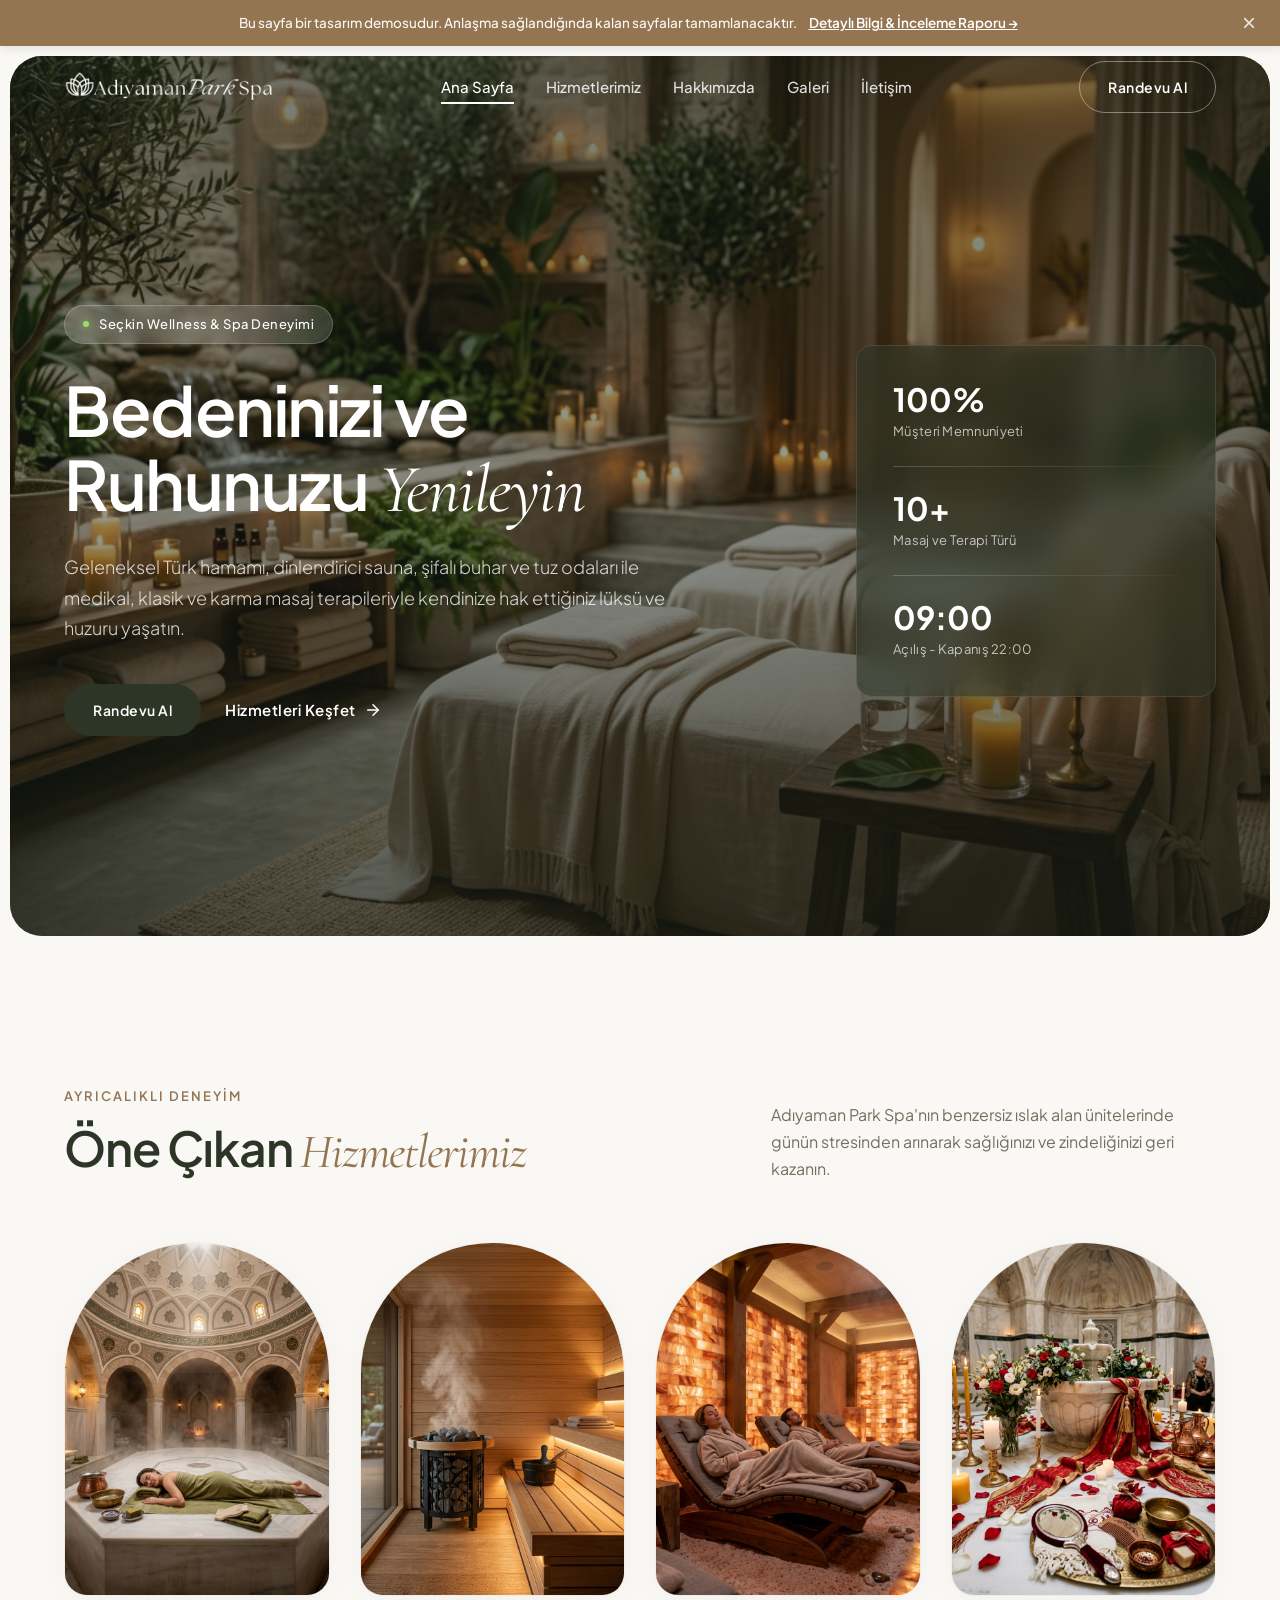
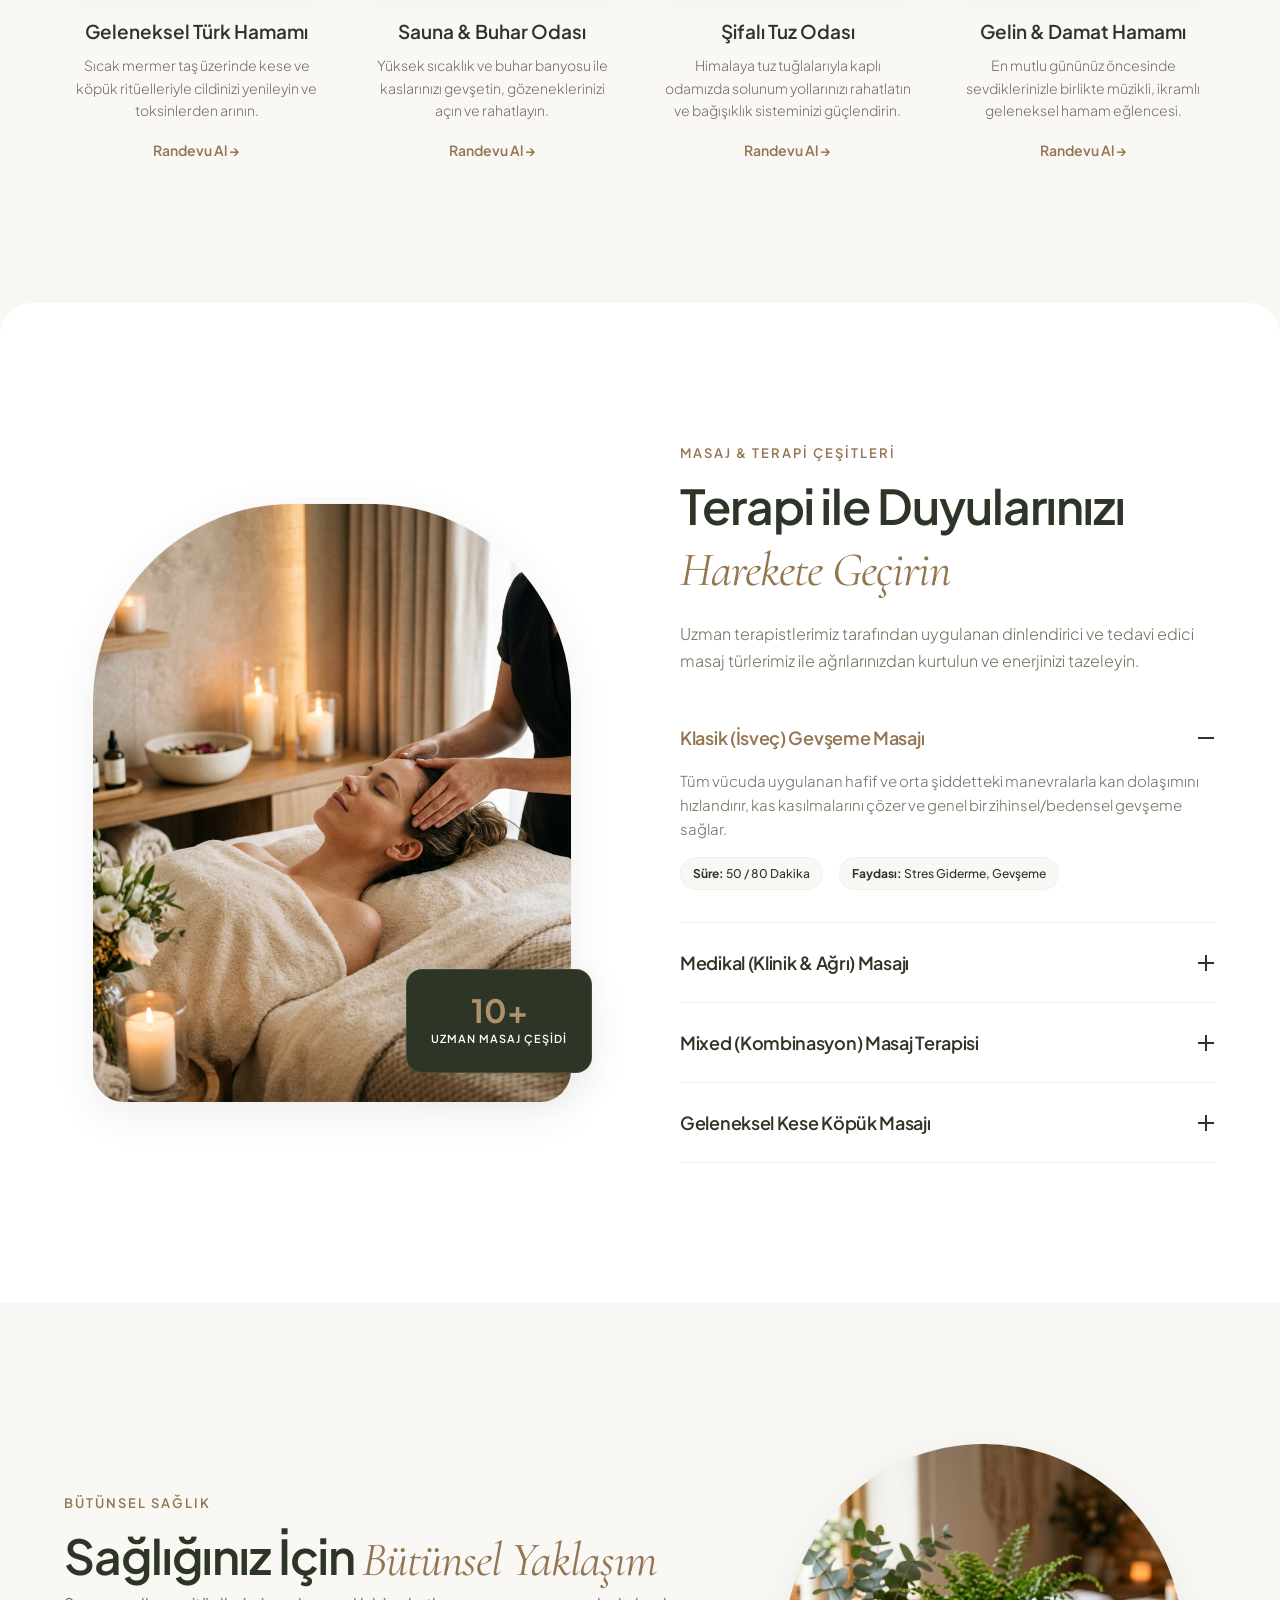
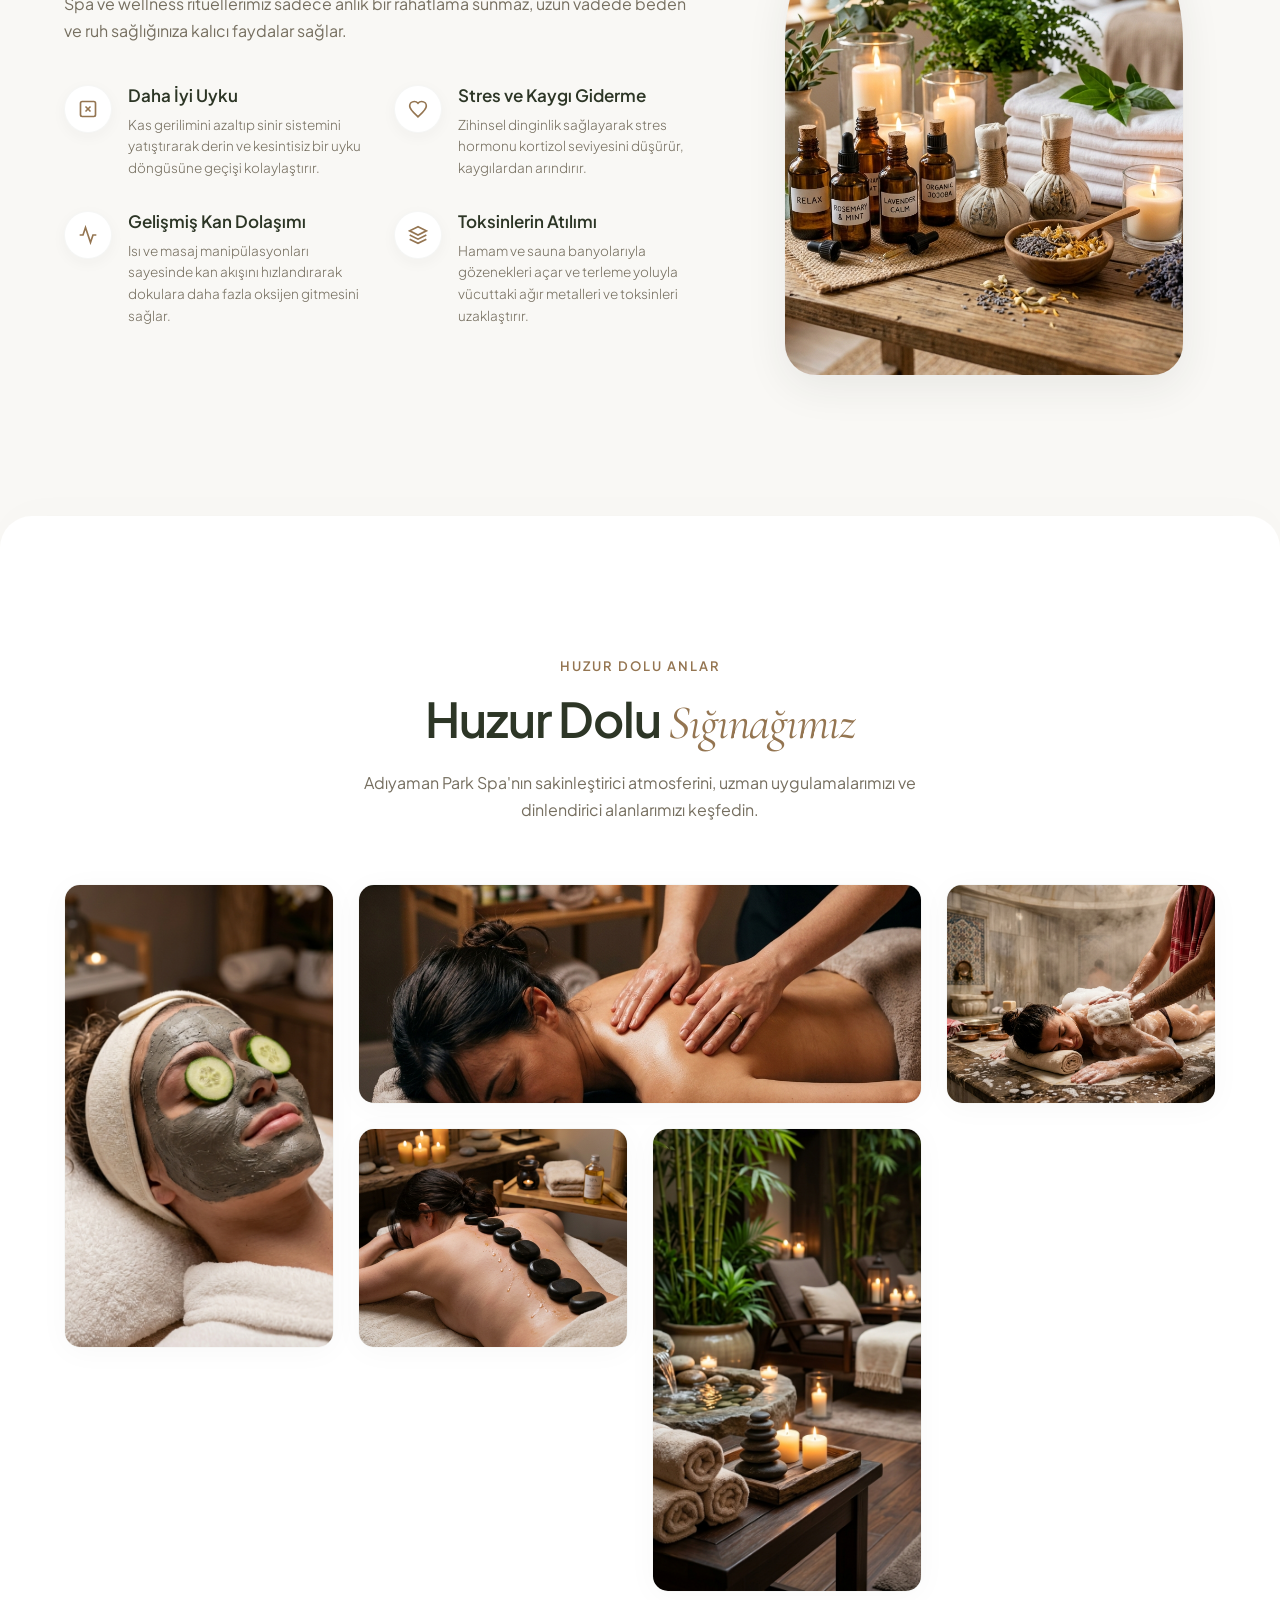
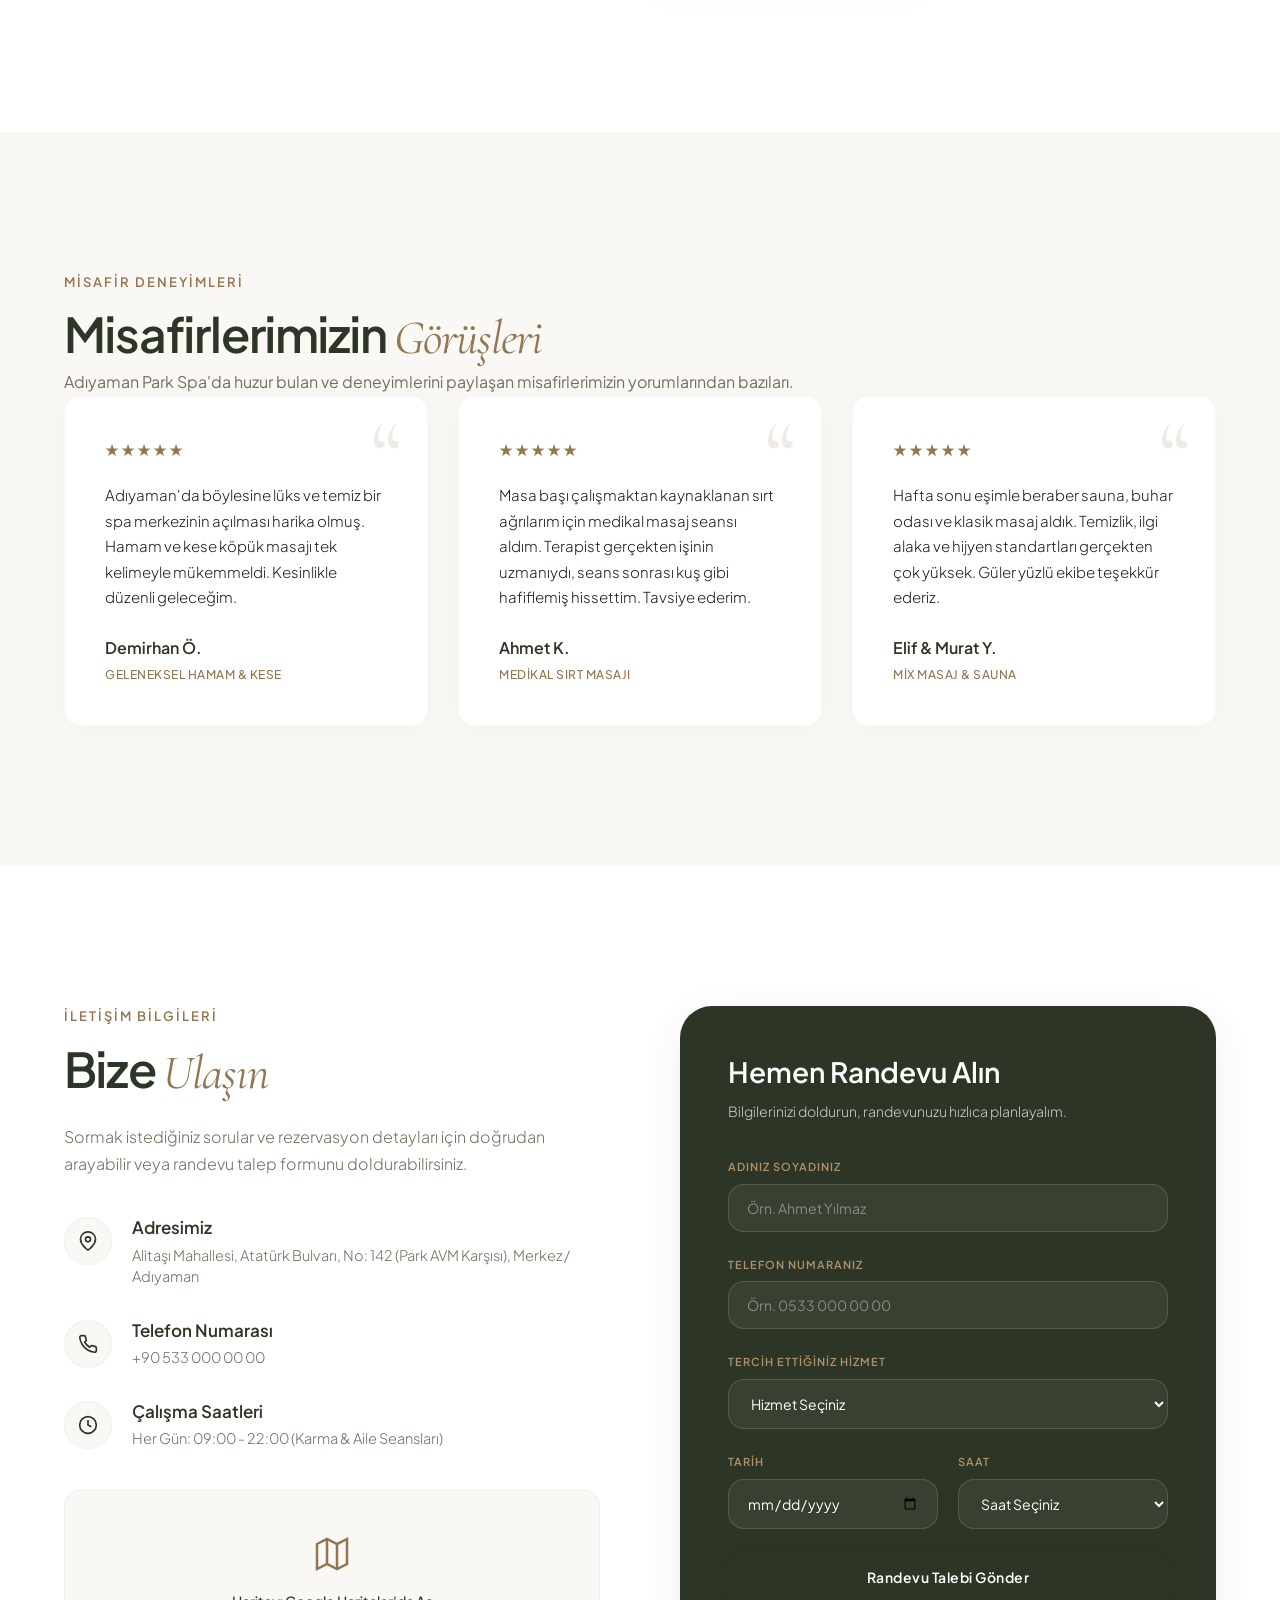
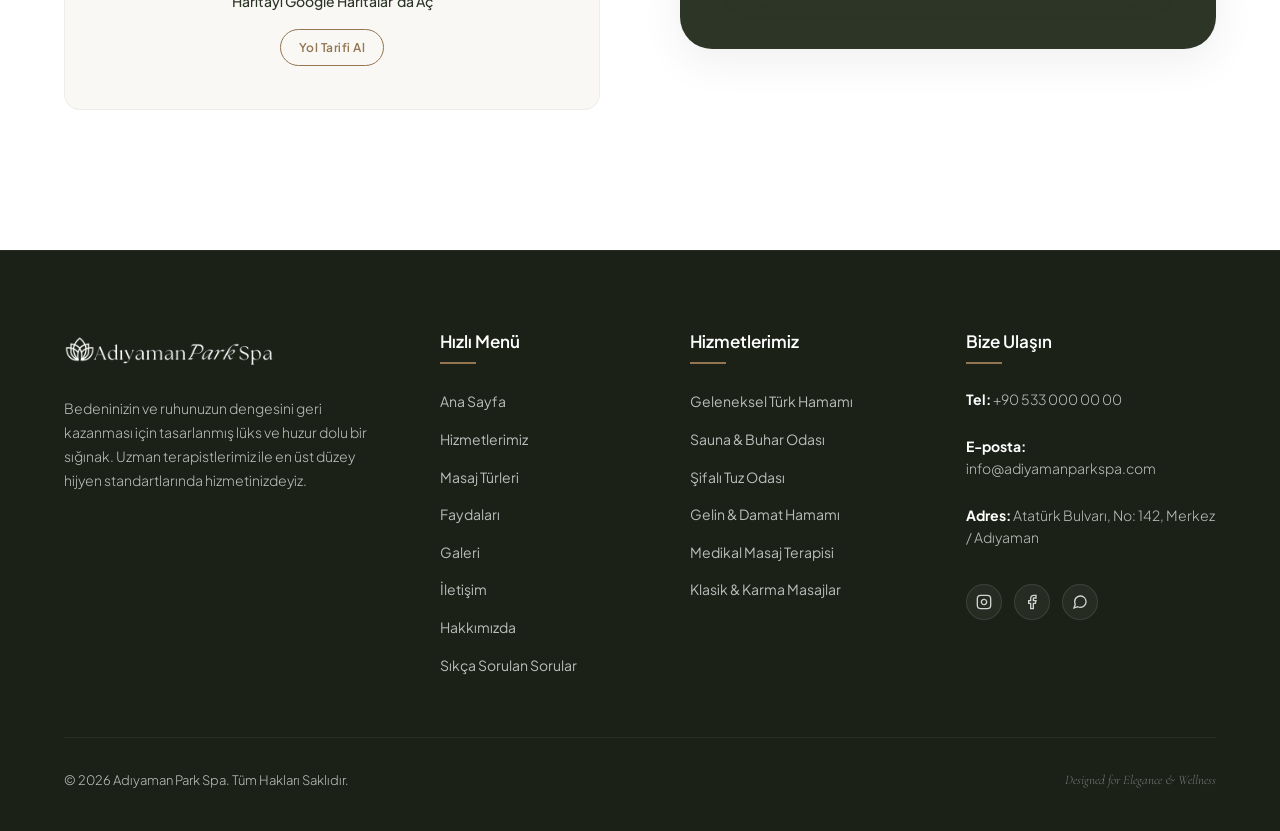
<file: index.html>
<!DOCTYPE html>
<html lang="tr">
<head>
    <meta charset="UTF-8">
    <meta name="viewport" content="width=device-width, initial-scale=1.0">
    <title>Adıyaman Park Spa | Bedeninizi ve Ruhunuzu Yenileyin</title>
    <meta name="description" content="Adıyaman'ın en seçkin spa ve wellness merkezi. Hamam, sauna, buhar ve tuz odası, kese köpük, masaj çeşitleri ve gelin/damat hamamı ile hizmetinizdeyiz.">
    
    <!-- Google Fonts: Cormorant Garamond & Plus Jakarta Sans -->
    <link rel="preconnect" href="https://fonts.googleapis.com">
    <link rel="preconnect" href="https://fonts.gstatic.com" crossorigin>
    <link href="https://fonts.googleapis.com/css2?family=Cormorant+Garamond:ital,wght@0,300;0,400;0,500;0,600;1,400;1,500&family=Plus+Jakarta+Sans:wght@300;400;500;600;700&display=swap" rel="stylesheet">
    
    <!-- Link CSS -->
    <link rel="stylesheet" href="css/style.css">
</head>
<body>

    <!-- Demo Notice Bar -->
    <div class="demo-notice-bar">
        <div class="notice-container">
            <span class="notice-text">Bu sayfa bir tasarım demosudur. Anlaşma sağlandığında kalan sayfalar tamamlanacaktır.</span>
            <a href="demo.html" class="notice-link">Detaylı Bilgi & İnceleme Raporu &rarr;</a>
        </div>
        <button class="notice-close" aria-label="Kapat">&times;</button>
    </div>

    <!-- Header / Nav -->
    <header class="main-header">
        <div class="header-container">
            <a href="#" class="logo">
                <img src="assets/logo-light.png" alt="Adıyaman Park Spa Logo" class="logo-light">
                <img src="assets/logo-dark.png" alt="Adıyaman Park Spa Logo" class="logo-dark">
            </a>
            
            <nav class="nav-menu">
                <ul>
                    <li><a href="#home" class="active">Ana Sayfa</a></li>
                    <li><a href="hizmetler.html">Hizmetlerimiz</a></li>
                    <li><a href="demo.html">Hakkımızda</a></li>
                    <li><a href="demo.html">Galeri</a></li>
                    <li><a href="demo.html">İletişim</a></li>
                </ul>
            </nav>

            <div class="header-actions">
                <a href="#randevu" class="btn btn-outline">Randevu Al</a>
                <button class="mobile-menu-toggle" aria-label="Menüyü Aç">
                    <span class="bar"></span>
                    <span class="bar"></span>
                </button>
            </div>
        </div>
    </header>

    <!-- Mobile Drawer Menu (Slide out from side) -->
    <div class="mobile-drawer">
        <div class="drawer-header">
            <a href="#" class="logo">
                <img src="assets/logo-dark.png" alt="Adıyaman Park Spa Logo">
            </a>
            <button class="drawer-close" aria-label="Menüyü Kapat">&times;</button>
        </div>
        <nav class="drawer-nav">
            <ul>
                <li><a href="#home">Ana Sayfa</a></li>
                <li><a href="hizmetler.html">Hizmetlerimiz</a></li>
                <li><a href="demo.html">Hakkımızda</a></li>
                <li><a href="demo.html">Galeri</a></li>
                <li><a href="demo.html">İletişim</a></li>
            </ul>
        </nav>
        <div class="drawer-footer">
            <a href="#randevu" class="btn btn-primary btn-block">Hemen Randevu Al</a>
        </div>
    </div>
    <div class="drawer-overlay"></div>

    <!-- Main Content Area -->
    <main>
        <!-- Hero Section -->
        <section id="home" class="hero-section">
            <div class="hero-bg-wrapper">
                <div class="hero-bg" style="background-image: url('assets/hero-bg.png');"></div>
                <div class="hero-overlay"></div>
            </div>
            
            <div class="hero-container">
                <div class="hero-content">
                    <div class="hero-badge fade-in">
                        <span class="badge-dot"></span> 
                        Seçkin Wellness & Spa Deneyimi
                    </div>
                    <h1 class="hero-title fade-in delay-1">
                        Bedeninizi ve <br>Ruhunuzu <span>Yenileyin</span>
                    </h1>
                    <p class="hero-desc fade-in delay-2">
                        Geleneksel Türk hamamı, dinlendirici sauna, şifalı buhar ve tuz odaları ile medikal, klasik ve karma masaj terapileriyle kendinize hak ettiğiniz lüksü ve huzuru yaşatın.
                    </p>
                    <div class="hero-actions fade-in delay-3">
                        <a href="#randevu" class="btn btn-primary">Randevu Al</a>
                        <a href="hizmetler.html" class="btn btn-text">
                            Hizmetleri Keşfet
                            <svg class="btn-arrow" width="18" height="18" viewBox="0 0 24 24" fill="none" stroke="currentColor" stroke-width="2" stroke-linecap="round" stroke-linejoin="round">
                                <line x1="5" y1="12" x2="19" y2="12"></line>
                                <polyline points="12 5 19 12 12 19"></polyline>
                            </svg>
                        </a>
                    </div>
                </div>

                <!-- Subtle Info Cards inside Hero (Like image references) -->
                <div class="hero-features fade-in delay-4">
                    <div class="feature-item">
                        <span class="feature-val">100%</span>
                        <span class="feature-lbl">Müşteri Memnuniyeti</span>
                    </div>
                    <div class="feature-divider"></div>
                    <div class="feature-item">
                        <span class="feature-val">10+</span>
                        <span class="feature-lbl">Masaj ve Terapi Türü</span>
                    </div>
                    <div class="feature-divider"></div>
                    <div class="feature-item">
                        <span class="feature-val">09:00</span>
                        <span class="feature-lbl">Açılış - Kapanış 22:00</span>
                    </div>
                </div>
            </div>
        </section>

        <!-- Section 2: Hizmetlerimiz (Our Top Services) -->
        <section id="hizmetler" class="services-section">
            <div class="section-container">
                <div class="section-header">
                    <div class="header-left">
                        <span class="section-subtitle">Ayrıcalıklı Deneyim</span>
                        <h2 class="section-title">Öne Çıkan <span>Hizmetlerimiz</span></h2>
                    </div>
                    <div class="header-right">
                        <p class="section-desc">
                            Adıyaman Park Spa'nın benzersiz ıslak alan ünitelerinde günün stresinden arınarak sağlığınızı ve zindeliğinizi geri kazanın.
                        </p>
                    </div>
                </div>

                <div class="services-grid">
                    <!-- Service 1: Hamam -->
                    <div class="service-card">
                        <div class="card-image-wrapper">
                            <img src="assets/service-hamam.png" alt="Geleneksel Türk Hamamı">
                        </div>
                        <div class="card-content">
                            <h3 class="card-title">Geleneksel Türk Hamamı</h3>
                            <p class="card-text">Sıcak mermer taş üzerinde kese ve köpük ritüelleriyle cildinizi yenileyin ve toksinlerden arının.</p>
                            <a href="#randevu" class="card-link">Randevu Al &rarr;</a>
                        </div>
                    </div>
                    
                    <!-- Service 2: Sauna & Buhar -->
                    <div class="service-card">
                        <div class="card-image-wrapper">
                            <img src="assets/service-sauna.png" alt="Sauna & Buhar Odası">
                        </div>
                        <div class="card-content">
                            <h3 class="card-title">Sauna & Buhar Odası</h3>
                            <p class="card-text">Yüksek sıcaklık ve buhar banyosu ile kaslarınızı gevşetin, gözeneklerinizi açın ve rahatlayın.</p>
                            <a href="#randevu" class="card-link">Randevu Al &rarr;</a>
                        </div>
                    </div>

                    <!-- Service 3: Tuz Odası -->
                    <div class="service-card">
                        <div class="card-image-wrapper">
                            <img src="assets/service-tuz-odasi.png" alt="Şifalı Tuz Odası">
                        </div>
                        <div class="card-content">
                            <h3 class="card-title">Şifalı Tuz Odası</h3>
                            <p class="card-text">Himalaya tuz tuğlalarıyla kaplı odamızda solunum yollarınızı rahatlatın ve bağışıklık sisteminizi güçlendirin.</p>
                            <a href="#randevu" class="card-link">Randevu Al &rarr;</a>
                        </div>
                    </div>

                    <!-- Service 4: Gelin Damat Hamamı -->
                    <div class="service-card">
                        <div class="card-image-wrapper">
                            <img src="assets/service-gelin-hamami.png" alt="Gelin & Damat Hamamı">
                        </div>
                        <div class="card-content">
                            <h3 class="card-title">Gelin & Damat Hamamı</h3>
                            <p class="card-text">En mutlu gününüz öncesinde sevdiklerinizle birlikte müzikli, ikramlı geleneksel hamam eğlencesi.</p>
                            <a href="#randevu" class="card-link">Randevu Al &rarr;</a>
                        </div>
                    </div>
                </div>
            </div>
        </section>

        <!-- Section 3: Masaj ve Terapiler (Premium Massage Terapileri) -->
        <section id="masajlar" class="therapy-section">
            <div class="section-container">
                <div class="therapy-grid">
                    <!-- Left: Large portrait image representation -->
                    <div class="therapy-image-block">
                        <div class="therapy-img-wrapper">
                            <img src="assets/therapy-massage.png" alt="Profesyonel Masaj Terapisi">
                        </div>
                        <div class="therapy-badge">
                            <span class="badge-number">10+</span>
                            <span class="badge-text">Uzman Masaj Çeşidi</span>
                        </div>
                    </div>

                    <!-- Right: Accordion Details -->
                    <div class="therapy-info">
                        <span class="section-subtitle">Masaj & Terapi Çeşitleri</span>
                        <h2 class="section-title">Terapi ile Duyularınızı <span>Harekete Geçirin</span></h2>
                        <p class="therapy-section-desc">
                            Uzman terapistlerimiz tarafından uygulanan dinlendirici ve tedavi edici masaj türlerimiz ile ağrılarınızdan kurtulun ve enerjinizi tazeleyin.
                        </p>

                        <!-- Accordion Wrapper -->
                        <div class="accordion-wrapper">
                            <!-- Accordion Item 1: Klasik Masaj -->
                            <div class="accordion-item active">
                                <button class="accordion-header">
                                    <span class="accordion-title">Klasik (İsveç) Gevşeme Masajı</span>
                                    <span class="accordion-icon"></span>
                                </button>
                                <div class="accordion-body">
                                    <div class="accordion-content-inner">
                                        <p>Tüm vücuda uygulanan hafif ve orta şiddetteki manevralarla kan dolaşımını hızlandırır, kas kasılmalarını çözer ve genel bir zihinsel/bedensel gevşeme sağlar.</p>
                                        <div class="accordion-details">
                                            <span class="detail-tag"><strong>Süre:</strong> 50 / 80 Dakika</span>
                                            <span class="detail-tag"><strong>Faydası:</strong> Stres Giderme, Gevşeme</span>
                                        </div>
                                    </div>
                                </div>
                            </div>

                            <!-- Accordion Item 2: Medikal Masaj -->
                            <div class="accordion-item">
                                <button class="accordion-header">
                                    <span class="accordion-title">Medikal (Klinik & Ağrı) Masajı</span>
                                    <span class="accordion-icon"></span>
                                </button>
                                <div class="accordion-body">
                                    <div class="accordion-content-inner">
                                        <p>Boyun, sırt, bel ve eklem ağrılarının tedavisine yardımcı olmak amacıyla, kas liflerini hedef alan derin doku teknikleri ve nokta baskı uygulamalarıyla gerçekleştirilir.</p>
                                        <div class="accordion-details">
                                            <span class="detail-tag"><strong>Süre:</strong> 45 / 60 Dakika</span>
                                            <span class="detail-tag"><strong>Faydası:</strong> Ağrı Azaltma, Kas Açma</span>
                                        </div>
                                    </div>
                                </div>
                            </div>

                            <!-- Accordion Item 3: Mixed Masaj -->
                            <div class="accordion-item">
                                <button class="accordion-header">
                                    <span class="accordion-title">Mixed (Kombinasyon) Masaj Terapisi</span>
                                    <span class="accordion-icon"></span>
                                </button>
                                <div class="accordion-body">
                                    <div class="accordion-content-inner">
                                        <p>Klasik, medikal ve aromaterapi tekniklerinin uzman terapistlerimizce size özel olarak harmanlandığı, hem derin baskı hem de gevşeme sağlayan imza masajımızdır.</p>
                                        <div class="accordion-details">
                                            <span class="detail-tag"><strong>Süre:</strong> 60 / 90 Dakika</span>
                                            <span class="detail-tag"><strong>Faydası:</strong> Bütünsel Zindelik</span>
                                        </div>
                                    </div>
                                </div>
                            </div>

                            <!-- Accordion Item 4: Kese Köpük Terapisi -->
                            <div class="accordion-item">
                                <button class="accordion-header">
                                    <span class="accordion-title">Geleneksel Kese Köpük Masajı</span>
                                    <span class="accordion-icon"></span>
                                </button>
                                <div class="accordion-body">
                                    <div class="accordion-content-inner">
                                        <p>Hamamın sıcak atmosferinde ipek kese yardımıyla ölü derilerin atılması ve ardından saf zeytinyağlı sabun köpüğüyle yapılan rahatlatıcı masaj uygulamasıdır.</p>
                                        <div class="accordion-details">
                                            <span class="detail-tag"><strong>Süre:</strong> 30 Dakika</span>
                                            <span class="detail-tag"><strong>Faydası:</strong> Cilt Yenileme, Detoks</span>
                                        </div>
                                    </div>
                                </div>
                            </div>
                        </div>
                    </div>
                </div>
        </section>

        <!-- Section 4: Sağlık Faydaları & Bütünsel Yaklaşım -->
        <section id="faydalar" class="benefits-section">
            <div class="section-container">
                <div class="benefits-grid">
                    <!-- Left: Benefits Cards Grid -->
                    <div class="benefits-info">
                        <span class="section-subtitle">Bütünsel Sağlık</span>
                        <h2 class="section-title">Sağlığınız İçin <span>Bütünsel Yaklaşım</span></h2>
                        <p class="section-desc">
                            Spa ve wellness ritüellerimiz sadece anlık bir rahatlama sunmaz, uzun vadede beden ve ruh sağlığınıza kalıcı faydalar sağlar.
                        </p>

                        <div class="benefits-cards-container">
                            <!-- Card 1 -->
                            <div class="benefit-card">
                                <div class="benefit-icon-wrapper">
                                    <svg viewBox="0 0 24 24" fill="none" stroke="currentColor" stroke-width="2">
                                        <rect x="3" y="3" width="18" height="18" rx="2" ry="2"></rect>
                                        <line x1="9" y1="9" x2="15" y2="15"></line>
                                        <line x1="15" y1="9" x2="9" y2="15"></line>
                                    </svg>
                                </div>
                                <div class="benefit-card-content">
                                    <h3 class="benefit-card-title">Daha İyi Uyku</h3>
                                    <p class="benefit-card-text">Kas gerilimini azaltıp sinir sistemini yatıştırarak derin ve kesintisiz bir uyku döngüsüne geçişi kolaylaştırır.</p>
                                </div>
                            </div>

                            <!-- Card 2 -->
                            <div class="benefit-card">
                                <div class="benefit-icon-wrapper">
                                    <svg viewBox="0 0 24 24" fill="none" stroke="currentColor" stroke-width="2">
                                        <path d="M12 21.35l-1.45-1.32C5.4 15.36 2 12.28 2 8.5 2 5.42 4.42 3 7.5 3c1.74 0 3.41.81 4.5 2.09C13.09 3.81 14.76 3 16.5 3 19.58 3 22 5.42 22 8.5c0 3.78-3.4 6.86-8.55 11.54L12 21.35z"></path>
                                    </svg>
                                </div>
                                <div class="benefit-card-content">
                                    <h3 class="benefit-card-title">Stres ve Kaygı Giderme</h3>
                                    <p class="benefit-card-text">Zihinsel dinginlik sağlayarak stres hormonu kortizol seviyesini düşürür, kaygılardan arındırır.</p>
                                </div>
                            </div>

                            <!-- Card 3 -->
                            <div class="benefit-card">
                                <div class="benefit-icon-wrapper">
                                    <svg viewBox="0 0 24 24" fill="none" stroke="currentColor" stroke-width="2">
                                        <path d="M22 12h-4l-3 9L9 3l-3 9H2"></path>
                                    </svg>
                                </div>
                                <div class="benefit-card-content">
                                    <h3 class="benefit-card-title">Gelişmiş Kan Dolaşımı</h3>
                                    <p class="benefit-card-text">Isı ve masaj manipülasyonları sayesinde kan akışını hızlandırarak dokulara daha fazla oksijen gitmesini sağlar.</p>
                                </div>
                            </div>

                            <!-- Card 4 -->
                            <div class="benefit-card">
                                <div class="benefit-icon-wrapper">
                                    <svg viewBox="0 0 24 24" fill="none" stroke="currentColor" stroke-width="2">
                                        <path d="M12 2L2 7l10 5 10-5-10-5z"></path>
                                        <path d="M2 17l10 5 10-5"></path>
                                        <path d="M2 12l10 5 10-5"></path>
                                    </svg>
                                </div>
                                <div class="benefit-card-content">
                                    <h3 class="benefit-card-title">Toksinlerin Atılımı</h3>
                                    <p class="benefit-card-text">Hamam ve sauna banyolarıyla gözenekleri açar ve terleme yoluyla vücuttaki ağır metalleri ve toksinleri uzaklaştırır.</p>
                                </div>
                            </div>
                        </div>
                    </div>

                    <!-- Right: Large Arched Product Image -->
                    <div class="benefits-image-block">
                        <div class="benefits-img-wrapper">
                            <img src="assets/benefits-natural.png" alt="Doğal Terapi Malzemeleri">
                        </div>
                    </div>
                </div>
            </div>
        </section>

        <!-- Section 5: Galeri & Ambiyans (Sanctuary Gallery) -->
        <section id="galeri" class="gallery-section">
            <div class="section-container">
                <div class="gallery-header">
                    <span class="section-subtitle">Huzur Dolu Anlar</span>
                    <h2 class="section-title">Huzur Dolu <span>Sığınağımız</span></h2>
                    <p class="section-desc">
                        Adıyaman Park Spa'nın sakinleştirici atmosferini, uzman uygulamalarımızı ve dinlendirici alanlarımızı keşfedin.
                    </p>
                </div>

                <!-- Asymmetric Collage Masonry Grid -->
                <div class="asymmetric-gallery">
                    <!-- Item 1: Tall Portrait -->
                    <div class="gallery-item item-tall">
                        <img src="assets/gallery-facial.png" alt="Cilt Bakımı Terapisi">
                        <div class="gallery-overlay-hover">
                            <span class="gallery-tag">Cilt Bakımı</span>
                        </div>
                    </div>

                    <!-- Item 2: Large Landscape -->
                    <div class="gallery-item item-wide">
                        <img src="assets/gallery-massage.png" alt="Sırt Masajı Terapisi">
                        <div class="gallery-overlay-hover">
                            <span class="gallery-tag">Klasik Masaj</span>
                        </div>
                    </div>

                    <!-- Item 3: Square bubble hamam -->
                    <div class="gallery-item item-square">
                        <img src="assets/gallery-hamam.png" alt="Geleneksel Hamam Köpük Terapisi">
                        <div class="gallery-overlay-hover">
                            <span class="gallery-tag">Hamam Ritüelleri</span>
                        </div>
                    </div>

                    <!-- Item 4: Square hot stones -->
                    <div class="gallery-item item-square">
                        <img src="assets/gallery-stones.png" alt="Sıcak Taş Terapisi">
                        <div class="gallery-overlay-hover">
                            <span class="gallery-tag">Sıcak Taş Masajı</span>
                        </div>
                    </div>

                    <!-- Item 5: Tall Right Ambiance -->
                    <div class="gallery-item item-tall">
                        <img src="assets/gallery-ambiance.png" alt="Spa Dinlenme Alanı">
                        <div class="gallery-overlay-hover">
                            <span class="gallery-tag">Huzurlu Ambiyans</span>
                        </div>
                    </div>
                </div>
            </div>
        </section>

        <!-- Section 6: Müşteri Yorumları (Testimonials) -->
        <section id="yorumlar" class="testimonials-section">
            <div class="section-container">
                <div class="testimonials-header text-center">
                    <span class="section-subtitle">Misafir Deneyimleri</span>
                    <h2 class="section-title">Misafirlerimizin <span>Görüşleri</span></h2>
                    <p class="section-desc">
                        Adıyaman Park Spa'da huzur bulan ve deneyimlerini paylaşan misafirlerimizin yorumlarından bazıları.
                    </p>
                </div>

                <div class="testimonials-grid">
                    <!-- Review 1 -->
                    <div class="testimonial-card">
                        <div class="quote-icon">“</div>
                        <div class="rating-stars">★★★★★</div>
                        <p class="testimonial-text">
                            Adıyaman'da böylesine lüks ve temiz bir spa merkezinin açılması harika olmuş. Hamam ve kese köpük masajı tek kelimeyle mükemmeldi. Kesinlikle düzenli geleceğim.
                        </p>
                        <div class="testimonial-author">
                            <h4 class="author-name">Demirhan Ö.</h4>
                            <span class="author-service">Geleneksel Hamam & Kese</span>
                        </div>
                    </div>

                    <!-- Review 2 -->
                    <div class="testimonial-card">
                        <div class="quote-icon">“</div>
                        <div class="rating-stars">★★★★★</div>
                        <p class="testimonial-text">
                            Masa başı çalışmaktan kaynaklanan sırt ağrılarım için medikal masaj seansı aldım. Terapist gerçekten işinin uzmanıydı, seans sonrası kuş gibi hafiflemiş hissettim. Tavsiye ederim.
                        </p>
                        <div class="testimonial-author">
                            <h4 class="author-name">Ahmet K.</h4>
                            <span class="author-service">Medikal Sırt Masajı</span>
                        </div>
                    </div>

                    <!-- Review 3 -->
                    <div class="testimonial-card">
                        <div class="quote-icon">“</div>
                        <div class="rating-stars">★★★★★</div>
                        <p class="testimonial-text">
                            Hafta sonu eşimle beraber sauna, buhar odası ve klasik masaj aldık. Temizlik, ilgi alaka ve hijyen standartları gerçekten çok yüksek. Güler yüzlü ekibe teşekkür ederiz.
                        </p>
                        <div class="testimonial-author">
                            <h4 class="author-name">Elif & Murat Y.</h4>
                            <span class="author-service">Mix Masaj & Sauna</span>
                        </div>
                    </div>
                </div>
            </div>
        </section>

        <!-- Section 7: İletişim & Randevu Formu -->
        <section id="iletisim" class="contact-section">
            <div id="randevu" style="position: absolute; top: -90px;"></div>
            <div class="section-container">
                <div class="contact-grid">
                    <!-- Left: Contact info and Map -->
                    <div class="contact-info-block">
                        <span class="section-subtitle">İletişim Bilgileri</span>
                        <h2 class="section-title">Bize <span>Ulaşın</span></h2>
                        <p class="contact-desc">
                            Sormak istediğiniz sorular ve rezervasyon detayları için doğrudan arayabilir veya randevu talep formunu doldurabilirsiniz.
                        </p>

                        <div class="contact-details-list">
                            <!-- Detail item 1: Address -->
                            <div class="contact-detail-item">
                                <div class="detail-icon">
                                    <svg viewBox="0 0 24 24" fill="none" stroke="currentColor" stroke-width="2">
                                        <path d="M21 10c0 7-9 13-9 13s-9-6-9-13a9 9 0 0 1 18 0z"></path>
                                        <circle cx="12" cy="10" r="3"></circle>
                                    </svg>
                                </div>
                                <div class="detail-content">
                                    <h4>Adresimiz</h4>
                                    <p>Alitaşı Mahallesi, Atatürk Bulvarı, No: 142 (Park AVM Karşısı), Merkez / Adıyaman</p>
                                </div>
                            </div>

                            <!-- Detail item 2: Phone -->
                            <div class="contact-detail-item">
                                <div class="detail-icon">
                                    <svg viewBox="0 0 24 24" fill="none" stroke="currentColor" stroke-width="2">
                                        <path d="M22 16.92v3a2 2 0 0 1-2.18 2 19.79 19.79 0 0 1-8.63-3.07 19.5 19.5 0 0 1-6-6 19.79 19.79 0 0 1-3.07-8.67A2 2 0 0 1 4.11 2h3a2 2 0 0 1 2 1.72 12.84 12.84 0 0 0 .7 2.81 2 2 0 0 1-.45 2.11L8.09 9.91a16 16 0 0 0 6 6l1.27-1.27a2 2 0 0 1 2.11-.45 12.84 12.84 0 0 0 2.81.7A2 2 0 0 1 22 16.92z"></path>
                                    </svg>
                                </div>
                                <div class="detail-content">
                                    <h4>Telefon Numarası</h4>
                                    <p><a href="tel:+905330000000">+90 533 000 00 00</a></p>
                                </div>
                            </div>

                            <!-- Detail item 3: Hours -->
                            <div class="contact-detail-item">
                                <div class="detail-icon">
                                    <svg viewBox="0 0 24 24" fill="none" stroke="currentColor" stroke-width="2">
                                        <circle cx="12" cy="12" r="10"></circle>
                                        <polyline points="12 6 12 12 16 14"></polyline>
                                    </svg>
                                </div>
                                <div class="detail-content">
                                    <h4>Çalışma Saatleri</h4>
                                    <p>Her Gün: 09:00 - 22:00 (Karma & Aile Seansları)</p>
                                </div>
                            </div>
                        </div>

                        <!-- Stylized Map Card -->
                        <div class="map-card-wrapper">
                            <div class="map-canvas">
                                <div class="map-placeholder">
                                    <svg class="map-placeholder-icon" viewBox="0 0 24 24" fill="none" stroke="currentColor" stroke-width="1.5">
                                        <polygon points="3 6 9 3 15 6 21 3 21 18 15 21 9 18 3 21"></polygon>
                                        <line x1="9" y1="3" x2="9" y2="18"></line>
                                        <line x1="15" y1="6" x2="15" y2="21"></line>
                                    </svg>
                                    <span class="map-placeholder-text">Haritayı Google Haritalar'da Aç</span>
                                    <a href="https://maps.google.com" target="_blank" class="btn btn-outline btn-sm">Yol Tarifi Al</a>
                                </div>
                            </div>
                        </div>
                    </div>

                    <!-- Right: Appointment Request Form -->
                    <div class="booking-form-block">
                        <div class="booking-card">
                            <h3 class="booking-title">Hemen Randevu Alın</h3>
                            <p class="booking-subtitle">Bilgilerinizi doldurun, randevunuzu hızlıca planlayalım.</p>
                            
                            <form id="appointment-form" class="booking-form">
                                <div class="form-group">
                                    <label for="form-name">Adınız Soyadınız</label>
                                    <input type="text" id="form-name" placeholder="Örn. Ahmet Yılmaz" required>
                                </div>
                                <div class="form-group">
                                    <label for="form-phone">Telefon Numaranız</label>
                                    <input type="tel" id="form-phone" placeholder="Örn. 0533 000 00 00" required>
                                </div>
                                <div class="form-group">
                                    <label for="form-service">Tercih Ettiğiniz Hizmet</label>
                                    <select id="form-service" required>
                                        <option value="" disabled selected>Hizmet Seçiniz</option>
                                        <option value="hamam">Geleneksel Türk Hamamı</option>
                                        <option value="sauna">Sauna & Buhar Odası</option>
                                        <option value="tuz-odasi">Şifalı Tuz Odası</option>
                                        <option value="gelin-hamami">Gelin / Damat Hamamı</option>
                                        <option value="klasik-masaj">Klasik (İsveç) Gevşeme Masajı</option>
                                        <option value="medikal-masaj">Medikal (Ağrı) Masajı</option>
                                        <option value="mixed-masaj">Mixed (Kombinasyon) Masaj Terapisi</option>
                                    </select>
                                </div>
                                <div class="form-row">
                                    <div class="form-group">
                                        <label for="form-date">Tarih</label>
                                        <input type="date" id="form-date" required>
                                    </div>
                                    <div class="form-group">
                                        <label for="form-time">Saat</label>
                                        <select id="form-time" required>
                                            <option value="" disabled selected>Saat Seçiniz</option>
                                            <option value="09:00">09:00</option>
                                            <option value="10:30">10:30</option>
                                            <option value="12:00">12:00</option>
                                            <option value="13:30">13:30</option>
                                            <option value="15:00">15:00</option>
                                            <option value="16:30">16:30</option>
                                            <option value="18:00">18:00</option>
                                            <option value="19:30">19:30</option>
                                            <option value="21:00">21:00</option>
                                        </select>
                                    </div>
                                </div>
                                <button type="submit" class="btn btn-primary btn-block">Randevu Talebi Gönder</button>
                            </form>
                        </div>
                    </div>
                </div>
            </div>
        </section>
    </main>

    <!-- Main Footer -->
    <footer class="main-footer">
        <div class="section-container">
            <div class="footer-grid">
                <!-- Col 1: About/Branding -->
                <div class="footer-col branding-col">
                    <a href="#" class="logo">
                        <img src="assets/logo-light.png" alt="Adıyaman Park Spa Logo">
                    </a>
                    <p class="footer-about-text">
                        Bedeninizin ve ruhunuzun dengesini geri kazanması için tasarlanmış lüks ve huzur dolu bir sığınak. Uzman terapistlerimiz ile en üst düzey hijyen standartlarında hizmetinizdeyiz.
                    </p>
                </div>

                <!-- Col 2: Quick Links -->
                <div class="footer-col links-col">
                    <h4 class="footer-title">Hızlı Menü</h4>
                    <ul>
                        <li><a href="#home">Ana Sayfa</a></li>
                        <li><a href="hizmetler.html">Hizmetlerimiz</a></li>
                        <li><a href="#masajlar">Masaj Türleri</a></li>
                        <li><a href="#faydalar">Faydaları</a></li>
                        <li><a href="#galeri">Galeri</a></li>
                        <li><a href="#iletisim">İletişim</a></li>
                        <li><a href="demo.html">Hakkımızda</a></li>
                        <li><a href="demo.html">Sıkça Sorulan Sorular</a></li>
                    </ul>
                </div>

                <!-- Col 3: Services -->
                <div class="footer-col links-col">
                    <h4 class="footer-title">Hizmetlerimiz</h4>
                    <ul>
                        <li><a href="hizmetler.html#hamam">Geleneksel Türk Hamamı</a></li>
                        <li><a href="hizmetler.html#sauna-tuz">Sauna & Buhar Odası</a></li>
                        <li><a href="hizmetler.html#sauna-tuz">Şifalı Tuz Odası</a></li>
                        <li><a href="hizmetler.html#gelin-hamami">Gelin & Damat Hamamı</a></li>
                        <li><a href="#masajlar">Medikal Masaj Terapisi</a></li>
                        <li><a href="#masajlar">Klasik & Karma Masajlar</a></li>
                    </ul>
                </div>

                <!-- Col 4: Contact info -->
                <div class="footer-col contact-col">
                    <h4 class="footer-title">Bize Ulaşın</h4>
                    <p class="footer-contact-info"><strong>Tel:</strong> +90 533 000 00 00</p>
                    <p class="footer-contact-info"><strong>E-posta:</strong> info@adiyamanparkspa.com</p>
                    <p class="footer-contact-info"><strong>Adres:</strong> Atatürk Bulvarı, No: 142, Merkez / Adıyaman</p>
                    
                    <div class="footer-social-icons">
                        <a href="https://instagram.com" target="_blank" class="social-link" aria-label="Instagram">
                            <svg viewBox="0 0 24 24" fill="none" stroke="currentColor" stroke-width="2">
                                <rect x="2" y="2" width="20" height="20" rx="5" ry="5"></rect>
                                <path d="M16 11.37A4 4 0 1 1 12.63 8 4 4 0 0 1 16 11.37z"></path>
                                <line x1="17.5" y1="6.5" x2="17.51" y2="6.5"></line>
                            </svg>
                        </a>
                        <a href="https://facebook.com" target="_blank" class="social-link" aria-label="Facebook">
                            <svg viewBox="0 0 24 24" fill="none" stroke="currentColor" stroke-width="2">
                                <path d="M18 2h-3a5 5 0 0 0-5 5v3H7v4h3v8h4v-8h3l1-4h-4V7a1 1 0 0 1 1-1h3z"></path>
                            </svg>
                        </a>
                        <a href="https://wa.me/905330000000" target="_blank" class="social-link" aria-label="WhatsApp">
                            <svg viewBox="0 0 24 24" fill="none" stroke="currentColor" stroke-width="2">
                                <path d="M21 11.5a8.38 8.38 0 0 1-.9 3.8 8.5 8.5 0 0 1-7.6 4.7 8.38 8.38 0 0 1-3.8-.9L3 21l1.9-5.7a8.38 8.38 0 0 1-.9-3.8 8.5 8.5 0 0 1 4.7-7.6 8.38 8.38 0 0 1 3.8-.9h.5a8.48 8.48 0 0 1 8 8v.5z"></path>
                            </svg>
                        </a>
                    </div>
                </div>
            </div>

            <div class="footer-bottom">
                <p>&copy; 2026 Adıyaman Park Spa. Tüm Hakları Saklıdır.</p>
                <p class="footer-developer">Designed for Elegance & Wellness</p>
            </div>
        </div>
    </footer>

    <!-- Mobile Bottom Menu -->
    <nav class="mobile-bottom-nav">
        <ul class="bottom-nav-list">
            <li class="bottom-nav-item active">
                <a href="#home" class="bottom-nav-link">
                    <svg class="nav-icon" viewBox="0 0 24 24" fill="none" stroke="currentColor" stroke-width="2">
                        <path d="M3 9l9-7 9 7v11a2 2 0 0 1-2 2H5a2 2 0 0 1-2-2z"></path>
                        <polyline points="9 22 9 12 15 12 15 22"></polyline>
                    </svg>
                    <span class="nav-text">Ana Sayfa</span>
                </a>
            </li>
            <li class="bottom-nav-item">
                <a href="hizmetler.html" class="bottom-nav-link">
                    <svg class="nav-icon" viewBox="0 0 24 24" fill="none" stroke="currentColor" stroke-width="2">
                        <path d="M12 2L2 7l10 5 10-5-10-5z"></path>
                        <path d="M2 17l10 5 10-5"></path>
                        <path d="M2 12l10 5 10-5"></path>
                    </svg>
                    <span class="nav-text">Hizmetler</span>
                </a>
            </li>
            <li class="bottom-nav-item center-item">
                <a href="#randevu" class="bottom-nav-link randevu-nav-link">
                    <div class="floating-circle">
                        <svg class="nav-icon" viewBox="0 0 24 24" fill="none" stroke="currentColor" stroke-width="2">
                            <rect x="3" y="4" width="18" height="18" rx="2" ry="2"></rect>
                            <line x1="16" y1="2" x2="16" y2="6"></line>
                            <line x1="8" y1="2" x2="8" y2="6"></line>
                            <line x1="3" y1="10" x2="21" y2="10"></line>
                        </svg>
                    </div>
                    <span class="nav-text">Randevu</span>
                </a>
            </li>
            <li class="bottom-nav-item">
                <a href="demo.html" class="bottom-nav-link">
                    <svg class="nav-icon" viewBox="0 0 24 24" fill="none" stroke="currentColor" stroke-width="2">
                        <circle cx="12" cy="12" r="10"></circle>
                        <line x1="12" y1="16" x2="12" y2="12"></line>
                        <line x1="12" y1="8" x2="12.01" y2="8"></line>
                    </svg>
                    <span class="nav-text">Hakkımızda</span>
                </a>
            </li>
            <li class="bottom-nav-item">
                <a href="demo.html" class="bottom-nav-link">
                    <svg class="nav-icon" viewBox="0 0 24 24" fill="none" stroke="currentColor" stroke-width="2">
                        <path d="M22 16.92v3a2 2 0 0 1-2.18 2 19.79 19.79 0 0 1-8.63-3.07 19.5 19.5 0 0 1-6-6 19.79 19.79 0 0 1-3.07-8.67A2 2 0 0 1 4.11 2h3a2 2 0 0 1 2 1.72 12.84 12.84 0 0 0 .7 2.81 2 2 0 0 1-.45 2.11L8.09 9.91a16 16 0 0 0 6 6l1.27-1.27a2 2 0 0 1 2.11-.45 12.84 12.84 0 0 0 2.81.7A2 2 0 0 1 22 16.92z"></path>
                    </svg>
                    <span class="nav-text">İletişim</span>
                </a>
            </li>
        </ul>
    </nav>

    <!-- JS Scripts -->
    <script src="js/main.js"></script>
</body>
</html>
</file>
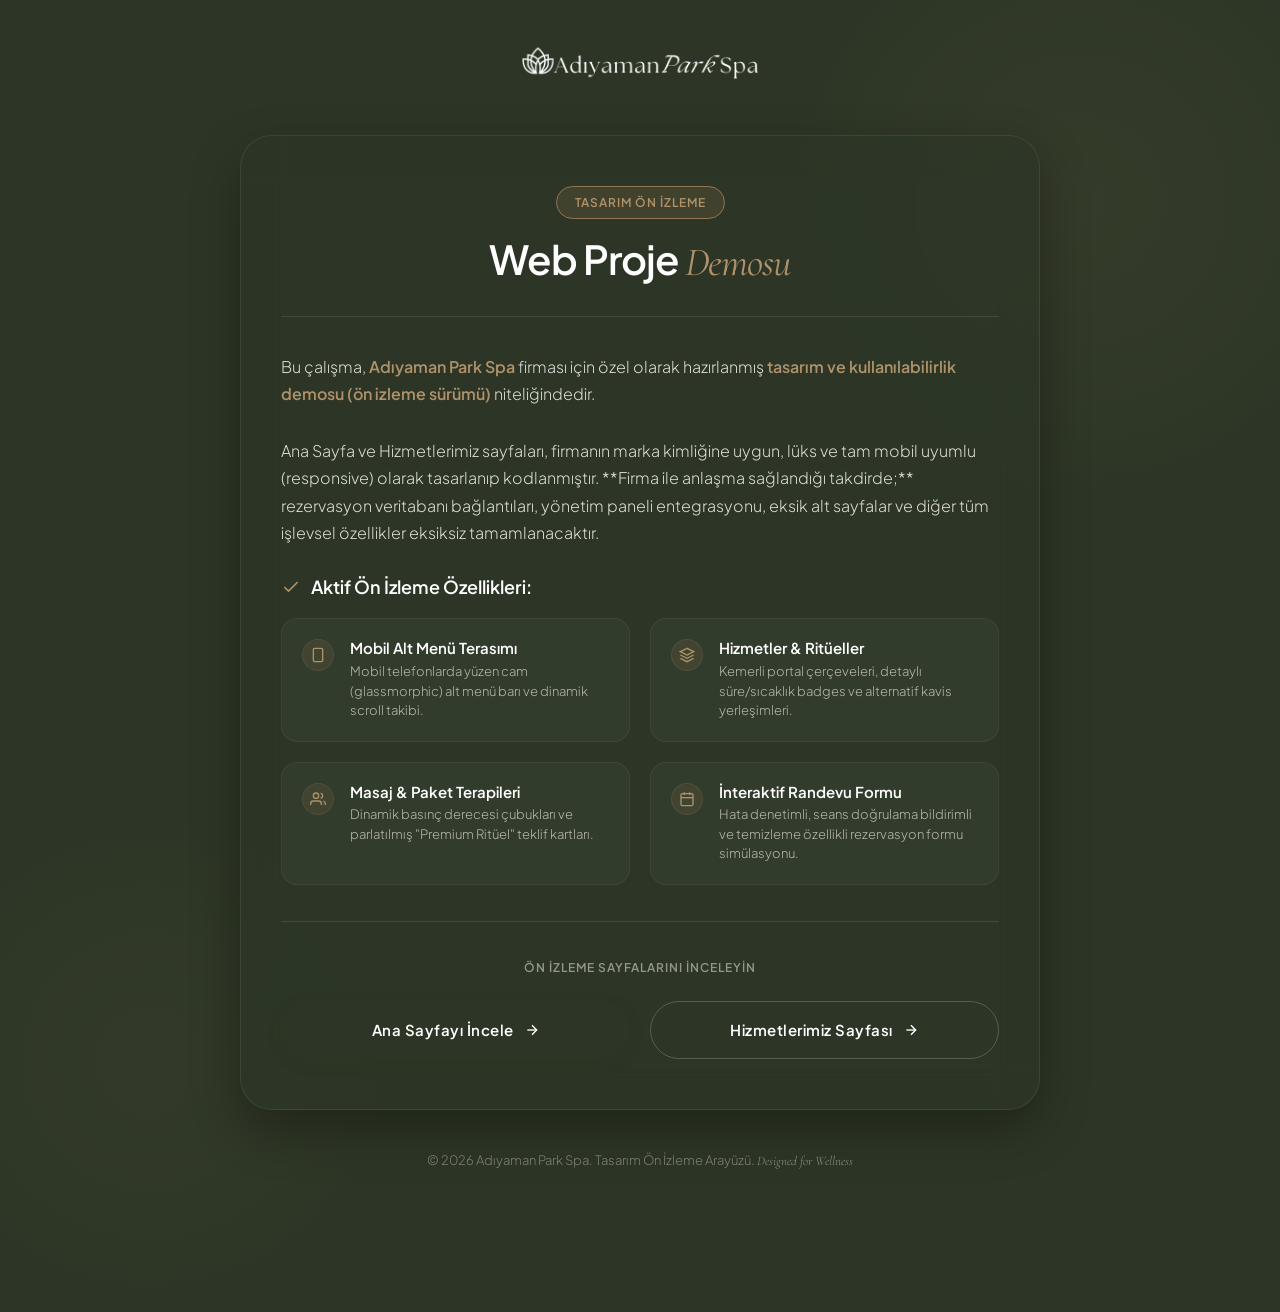
<file: demo.html>
<!DOCTYPE html>
<html lang="tr">
<head>
    <meta charset="UTF-8">
    <meta name="viewport" content="width=device-width, initial-scale=1.0">
    <title>Tasarım Ön İzleme Demosu | Adıyaman Park Spa</title>
    <meta name="description" content="Adıyaman Park Spa web sitesi tasarım ve kullanılabilirlik demosu. Proje kapsamı ve tamamlanan sayfalar.">
    
    <!-- Google Fonts: Cormorant Garamond & Plus Jakarta Sans -->
    <link rel="preconnect" href="https://fonts.googleapis.com">
    <link rel="preconnect" href="https://fonts.gstatic.com" crossorigin>
    <link href="https://fonts.googleapis.com/css2?family=Cormorant+Garamond:ital,wght@0,300;0,400;0,500;0,600;1,400;1,500&family=Plus+Jakarta+Sans:wght@300;400;500;600;700&display=swap" rel="stylesheet">
    
    <!-- Link CSS -->
    <link rel="stylesheet" href="css/style.css">
    
    <style>
        /* Demo Page Specific Styles (Keep embedded for clean separation or integrated in style.css) */
        .demo-page-body {
            background-color: var(--color-primary);
            color: var(--color-bg-cream);
            font-family: var(--font-body);
            min-height: 100vh;
            display: flex;
            flex-direction: column;
            justify-content: center;
            align-items: center;
            padding: 40px 24px;
            position: relative;
            overflow-x: hidden;
        }

        .demo-bg-decoration {
            position: absolute;
            width: 600px;
            height: 600px;
            background: radial-gradient(circle, rgba(148, 117, 81, 0.08) 0%, rgba(0,0,0,0) 70%);
            top: -100px;
            right: -100px;
            z-index: 1;
            pointer-events: none;
        }

        .demo-bg-decoration-left {
            position: absolute;
            width: 500px;
            height: 500px;
            background: radial-gradient(circle, rgba(148, 117, 81, 0.05) 0%, rgba(0,0,0,0) 70%);
            bottom: -100px;
            left: -100px;
            z-index: 1;
            pointer-events: none;
        }

        .demo-container {
            width: 100%;
            max-width: 800px;
            position: relative;
            z-index: 2;
            text-align: center;
        }

        .demo-logo {
            display: inline-block;
            margin-bottom: 40px;
        }

        .demo-logo img {
            height: 48px;
            width: auto;
            display: block;
        }

        .demo-card {
            background-color: rgba(44, 54, 39, 0.6);
            backdrop-filter: blur(20px);
            -webkit-backdrop-filter: blur(20px);
            border: 1px solid rgba(255, 255, 255, 0.08);
            border-radius: var(--radius-lg);
            padding: 50px 40px;
            box-shadow: 0 20px 50px rgba(0, 0, 0, 0.3);
            text-align: left;
            margin-bottom: 40px;
        }

        .demo-header {
            text-align: center;
            margin-bottom: 36px;
            border-bottom: 1px solid rgba(255, 255, 255, 0.1);
            padding-bottom: 30px;
        }

        .demo-badge {
            display: inline-block;
            background-color: rgba(148, 117, 81, 0.2);
            border: 1px solid var(--color-secondary);
            color: var(--color-secondary-light);
            padding: 6px 18px;
            border-radius: var(--radius-full);
            font-size: 12px;
            font-weight: 600;
            letter-spacing: 1px;
            text-transform: uppercase;
            margin-bottom: 16px;
        }

        .demo-title {
            font-size: clamp(28px, 4vw, 40px);
            font-weight: 600;
            color: var(--color-bg-white);
            line-height: 1.2;
            letter-spacing: -1px;
        }

        .demo-title span {
            font-family: var(--font-serif);
            font-style: italic;
            color: var(--color-secondary-light);
            font-weight: 400;
        }

        .demo-desc {
            font-size: 16px;
            color: rgba(250, 248, 245, 0.85);
            line-height: 1.7;
            margin-bottom: 30px;
            font-weight: 300;
        }

        .demo-desc strong {
            color: var(--color-secondary-light);
            font-weight: 600;
        }

        .features-box-title {
            font-size: 18px;
            font-weight: 600;
            color: var(--color-bg-white);
            margin-bottom: 20px;
            display: flex;
            align-items: center;
            gap: 10px;
        }

        .features-box-title svg {
            width: 20px;
            height: 20px;
            color: var(--color-secondary-light);
        }

        .demo-features-grid {
            display: grid;
            grid-template-columns: 1fr 1fr;
            gap: 20px;
            margin-bottom: 36px;
        }

        .demo-feature-item {
            background-color: rgba(255, 255, 255, 0.03);
            border: 1px solid rgba(255, 255, 255, 0.05);
            border-radius: var(--radius-md);
            padding: 20px;
            display: flex;
            gap: 16px;
        }

        .demo-feature-icon-wrapper {
            flex-shrink: 0;
            width: 32px;
            height: 32px;
            background-color: rgba(148, 117, 81, 0.15);
            color: var(--color-secondary-light);
            border-radius: 50%;
            display: flex;
            align-items: center;
            justify-content: center;
            border: 1px solid rgba(148, 117, 81, 0.2);
        }

        .demo-feature-icon-wrapper svg {
            width: 16px;
            height: 16px;
        }

        .demo-feature-text h4 {
            font-size: 15px;
            font-weight: 600;
            color: var(--color-bg-white);
            margin-bottom: 4px;
        }

        .demo-feature-text p {
            font-size: 13px;
            color: rgba(250, 248, 245, 0.65);
            line-height: 1.5;
            font-weight: 300;
        }

        .demo-actions-box {
            display: flex;
            flex-direction: column;
            gap: 16px;
            border-top: 1px solid rgba(255, 255, 255, 0.1);
            padding-top: 36px;
        }

        .demo-actions-label {
            font-size: 12px;
            font-weight: 600;
            text-transform: uppercase;
            letter-spacing: 1px;
            color: rgba(250, 248, 245, 0.5);
            text-align: center;
            margin-bottom: 8px;
        }

        .demo-buttons-row {
            display: grid;
            grid-template-columns: 1fr 1fr;
            gap: 20px;
        }

        .demo-buttons-row .btn {
            padding: 16px 24px;
            font-size: 15px;
            text-align: center;
            display: flex;
            justify-content: center;
            align-items: center;
            gap: 10px;
        }

        .btn-demo-outline {
            border-color: rgba(255, 255, 255, 0.2);
            color: var(--color-bg-white);
        }

        .btn-demo-outline:hover {
            background-color: rgba(255, 255, 255, 0.08);
            border-color: rgba(255, 255, 255, 0.4);
        }

        .demo-footer {
            font-size: 13px;
            color: rgba(250, 248, 245, 0.4);
            font-weight: 300;
        }

        .demo-footer span {
            font-family: var(--font-serif);
            font-style: italic;
            color: rgba(250, 248, 245, 0.5);
        }

        @media (max-width: 768px) {
            .demo-card {
                padding: 36px 24px;
            }

            .demo-features-grid {
                grid-template-columns: 1fr;
                gap: 16px;
            }

            .demo-buttons-row {
                grid-template-columns: 1fr;
                gap: 14px;
            }
        }
    </style>
</head>
<body class="demo-page-body">

    <div class="demo-bg-decoration"></div>
    <div class="demo-bg-decoration-left"></div>

    <div class="demo-container">
        
        <a href="index.html" class="demo-logo">
            <img src="assets/logo-light.png" alt="Adıyaman Park Spa Logo">
        </a>

        <div class="demo-card">
            
            <div class="demo-header">
                <span class="demo-badge">Tasarım Ön İzleme</span>
                <h1 class="demo-title">Web Proje <span>Demosu</span></h1>
            </div>

            <p class="demo-desc">
                Bu çalışma, <strong>Adıyaman Park Spa</strong> firması için özel olarak hazırlanmış <strong>tasarım ve kullanılabilirlik demosu (ön izleme sürümü)</strong> niteliğindedir.
            </p>
            
            <p class="demo-desc">
                Ana Sayfa ve Hizmetlerimiz sayfaları, firmanın marka kimliğine uygun, lüks ve tam mobil uyumlu (responsive) olarak tasarlanıp kodlanmıştır. **Firma ile anlaşma sağlandığı takdirde;** rezervasyon veritabanı bağlantıları, yönetim paneli entegrasyonu, eksik alt sayfalar ve diğer tüm işlevsel özellikler eksiksiz tamamlanacaktır.
            </p>

            <h3 class="features-box-title">
                <svg viewBox="0 0 24 24" fill="none" stroke="currentColor" stroke-width="2">
                    <polyline points="20 6 9 17 4 12"></polyline>
                </svg>
                Aktif Ön İzleme Özellikleri:
            </h3>

            <div class="demo-features-grid">
                <!-- Feature 1 -->
                <div class="demo-feature-item">
                    <div class="demo-feature-icon-wrapper">
                        <svg viewBox="0 0 24 24" fill="none" stroke="currentColor" stroke-width="2">
                            <rect x="5" y="2" width="14" height="20" rx="2" ry="2"></rect>
                            <line x1="12" y1="18" x2="12.01" y2="18"></line>
                        </svg>
                    </div>
                    <div class="demo-feature-text">
                        <h4>Mobil Alt Menü Terasımı</h4>
                        <p>Mobil telefonlarda yüzen cam (glassmorphic) alt menü barı ve dinamik scroll takibi.</p>
                    </div>
                </div>

                <!-- Feature 2 -->
                <div class="demo-feature-item">
                    <div class="demo-feature-icon-wrapper">
                        <svg viewBox="0 0 24 24" fill="none" stroke="currentColor" stroke-width="2">
                            <path d="M12 2L2 7l10 5 10-5-10-5z"></path>
                            <path d="M2 17l10 5 10-5"></path>
                            <path d="M2 12l10 5 10-5"></path>
                        </svg>
                    </div>
                    <div class="demo-feature-text">
                        <h4>Hizmetler & Ritüeller</h4>
                        <p>Kemerli portal çerçeveleri, detaylı süre/sıcaklık badges ve alternatif kavis yerleşimleri.</p>
                    </div>
                </div>

                <!-- Feature 3 -->
                <div class="demo-feature-item">
                    <div class="demo-feature-icon-wrapper">
                        <svg viewBox="0 0 24 24" fill="none" stroke="currentColor" stroke-width="2">
                            <path d="M17 21v-2a4 4 0 0 0-4-4H5a4 4 0 0 0-4 4v2"></path>
                            <circle cx="9" cy="7" r="4"></circle>
                            <path d="M23 21v-2a4 4 0 0 0-3-3.87"></path>
                            <path d="M16 3.13a4 4 0 0 1 0 7.75"></path>
                        </svg>
                    </div>
                    <div class="demo-feature-text">
                        <h4>Masaj & Paket Terapileri</h4>
                        <p>Dinamik basınç derecesi çubukları ve parlatılmış "Premium Ritüel" teklif kartları.</p>
                    </div>
                </div>

                <!-- Feature 4 -->
                <div class="demo-feature-item">
                    <div class="demo-feature-icon-wrapper">
                        <svg viewBox="0 0 24 24" fill="none" stroke="currentColor" stroke-width="2">
                            <rect x="3" y="4" width="18" height="18" rx="2" ry="2"></rect>
                            <line x1="16" y1="2" x2="16" y2="6"></line>
                            <line x1="8" y1="2" x2="8" y2="6"></line>
                            <line x1="3" y1="10" x2="21" y2="10"></line>
                        </svg>
                    </div>
                    <div class="demo-feature-text">
                        <h4>İnteraktif Randevu Formu</h4>
                        <p>Hata denetimli, seans doğrulama bildirimli ve temizleme özellikli rezervasyon formu simülasyonu.</p>
                    </div>
                </div>
            </div>

            <div class="demo-actions-box">
                <div class="demo-actions-label">Ön İzleme Sayfalarını İnceleyin</div>
                <div class="demo-buttons-row">
                    <a href="index.html" class="btn btn-primary">
                        Ana Sayfayı İncele
                        <svg width="16" height="16" viewBox="0 0 24 24" fill="none" stroke="currentColor" stroke-width="2">
                            <line x1="5" y1="12" x2="19" y2="12"></line>
                            <polyline points="12 5 19 12 12 19"></polyline>
                        </svg>
                    </a>
                    <a href="hizmetler.html" class="btn btn-outline btn-demo-outline">
                        Hizmetlerimiz Sayfası
                        <svg width="16" height="16" viewBox="0 0 24 24" fill="none" stroke="currentColor" stroke-width="2">
                            <line x1="5" y1="12" x2="19" y2="12"></line>
                            <polyline points="12 5 19 12 12 19"></polyline>
                        </svg>
                    </a>
                </div>
            </div>

        </div>

        <div class="demo-footer">
            &copy; 2026 Adıyaman Park Spa. Tasarım Ön İzleme Arayüzü. <span>Designed for Wellness</span>
        </div>

    </div>

</body>
</html>
</file>
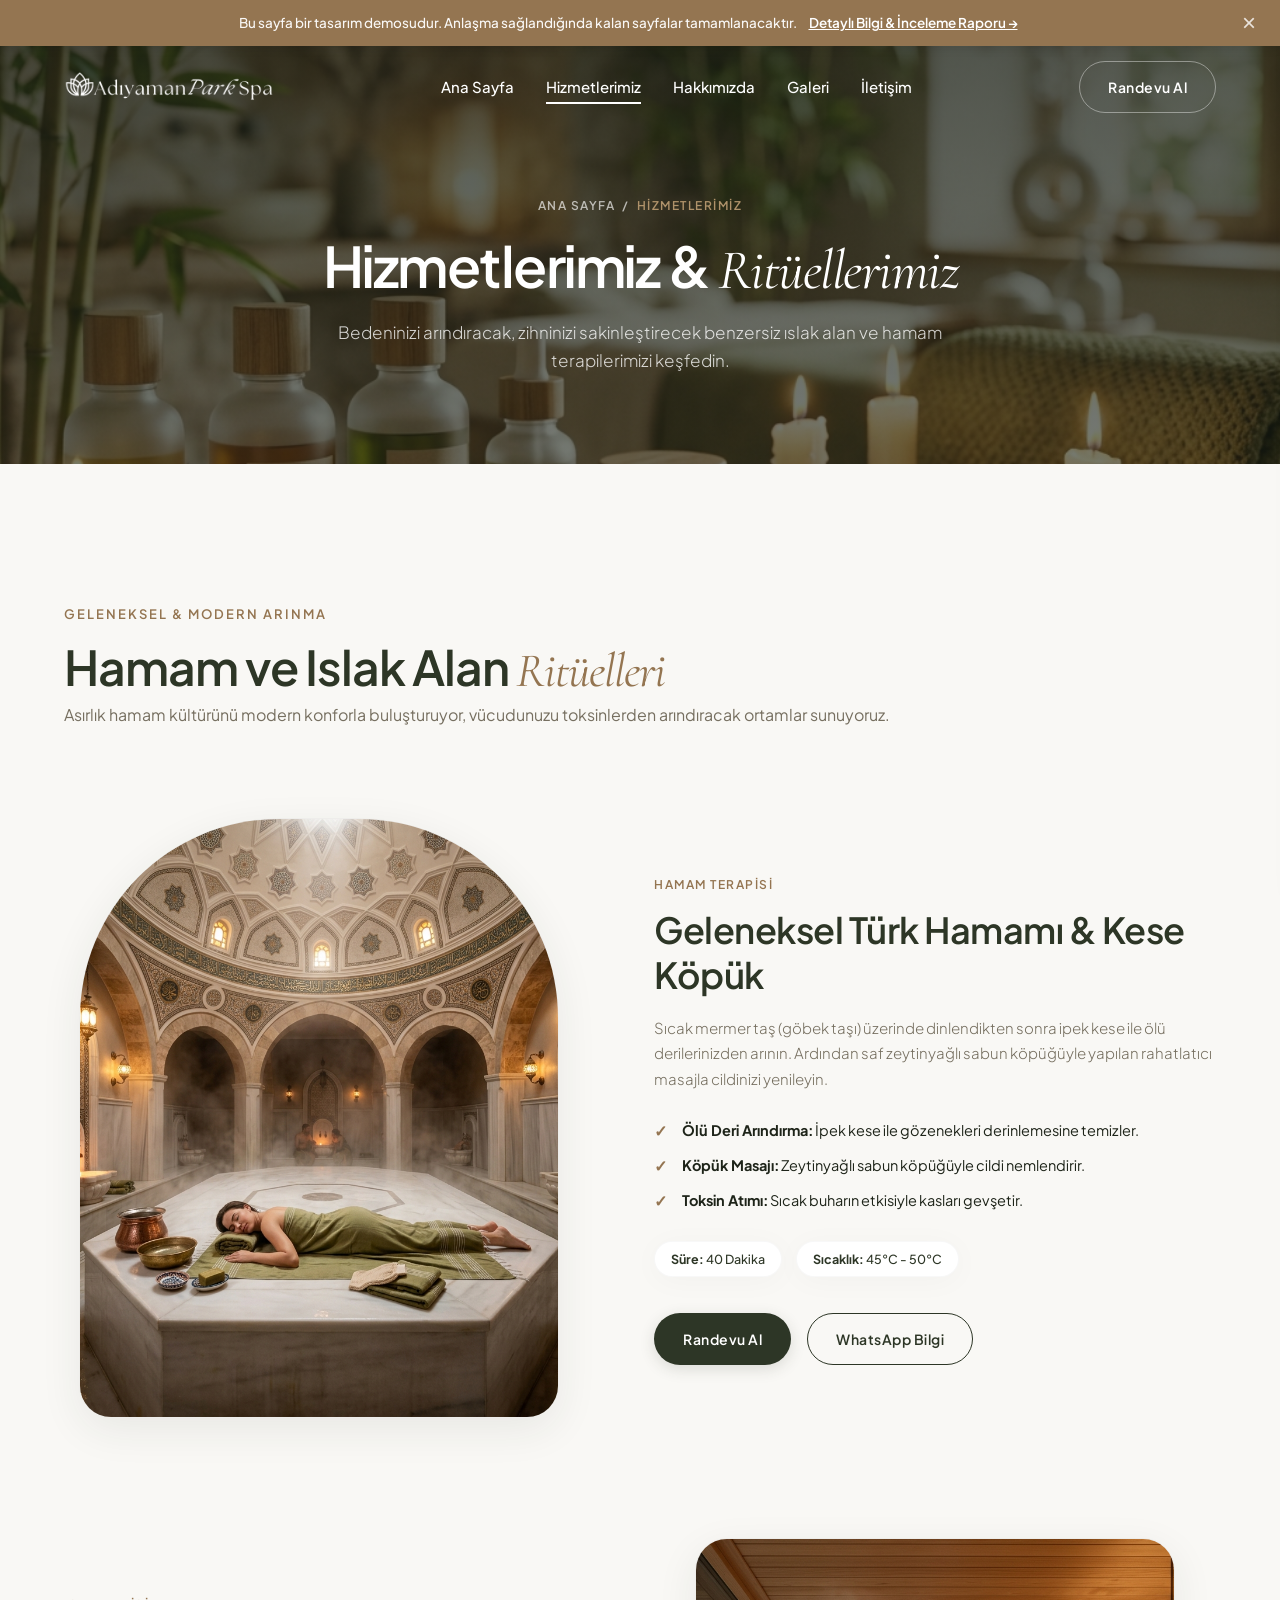
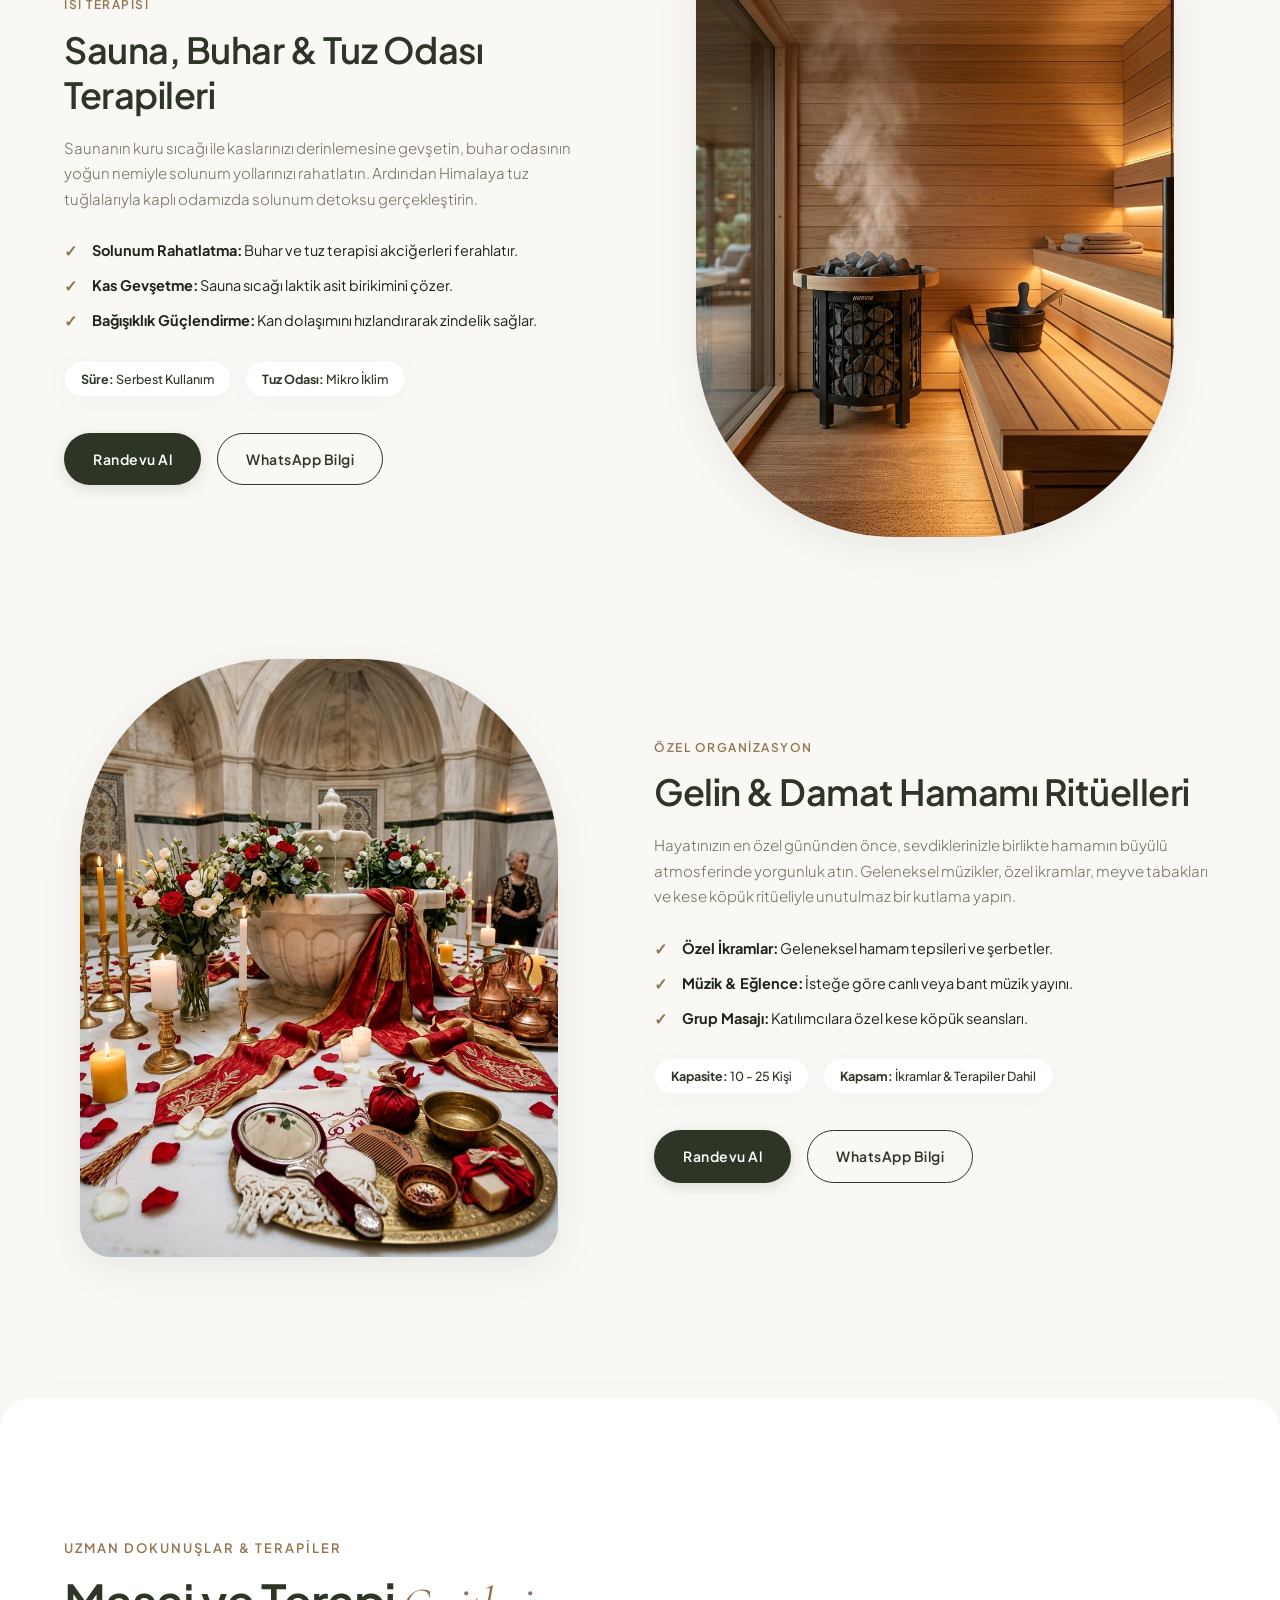
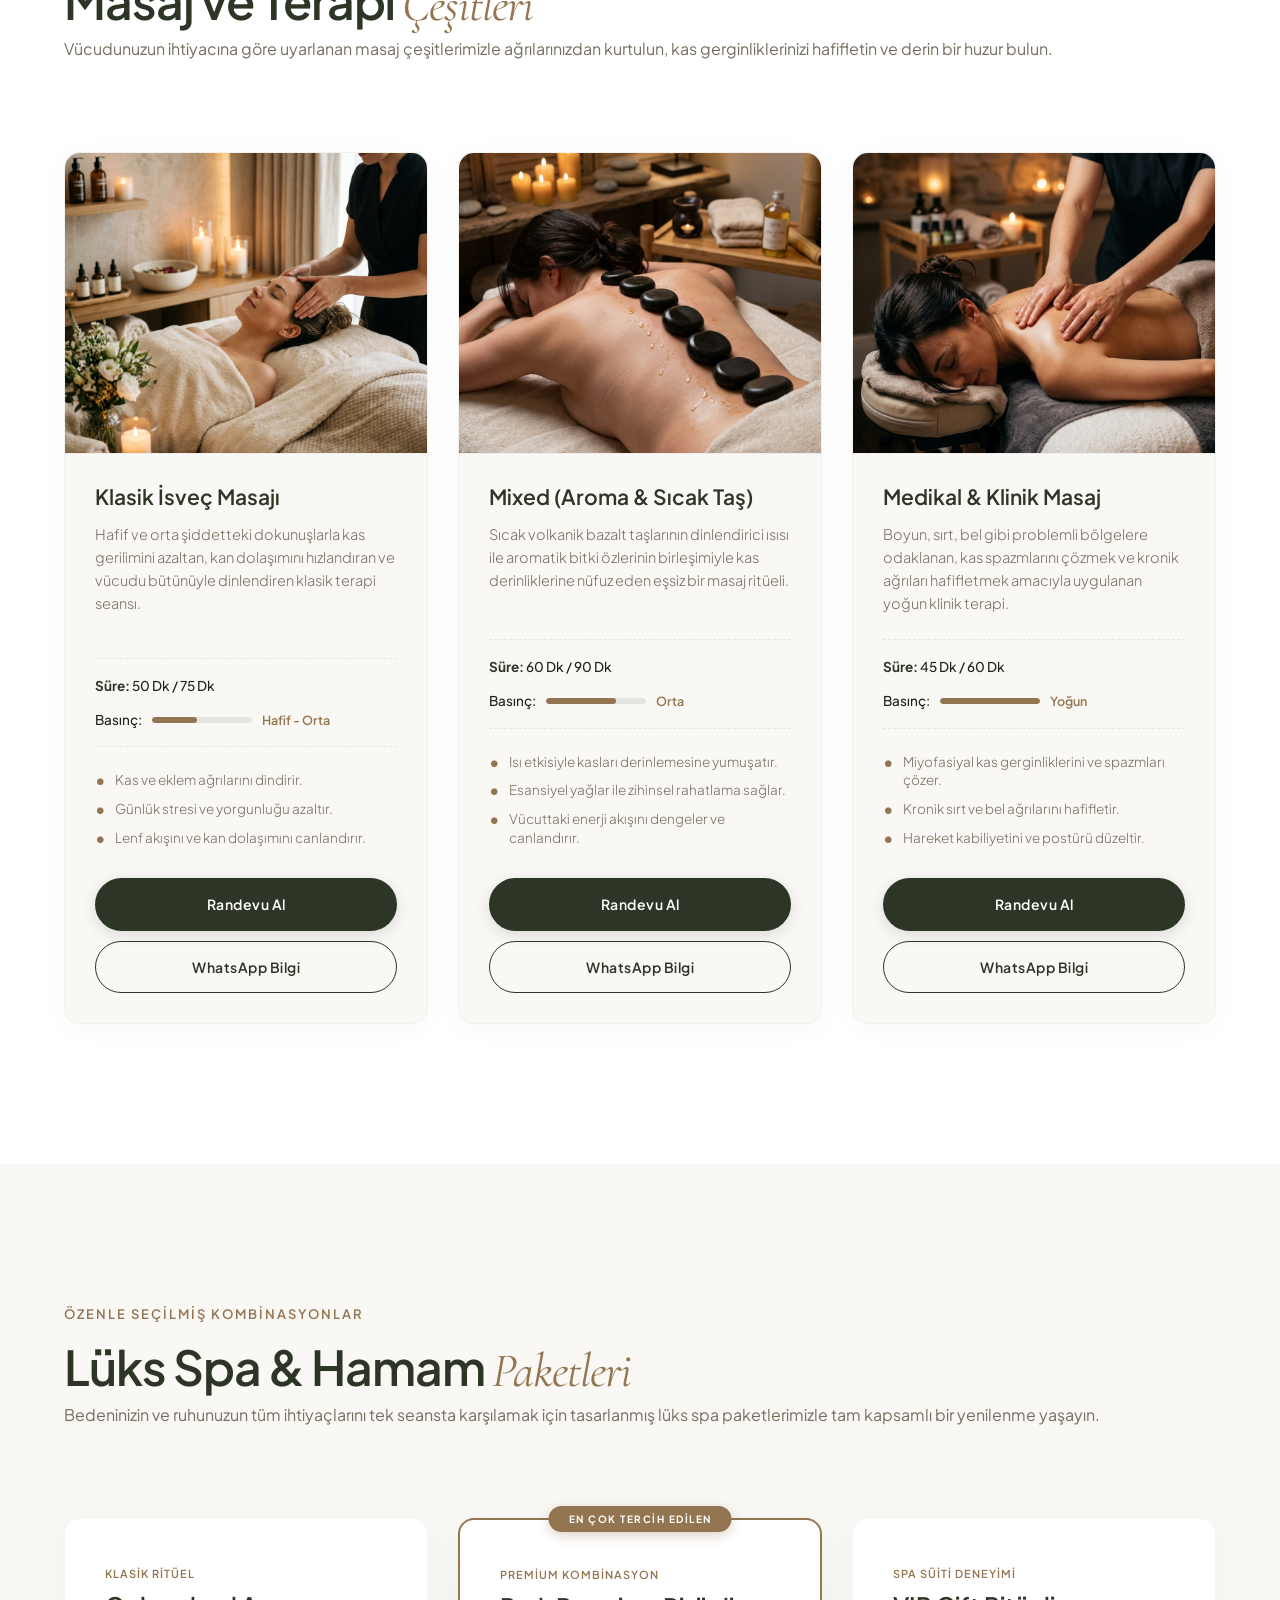
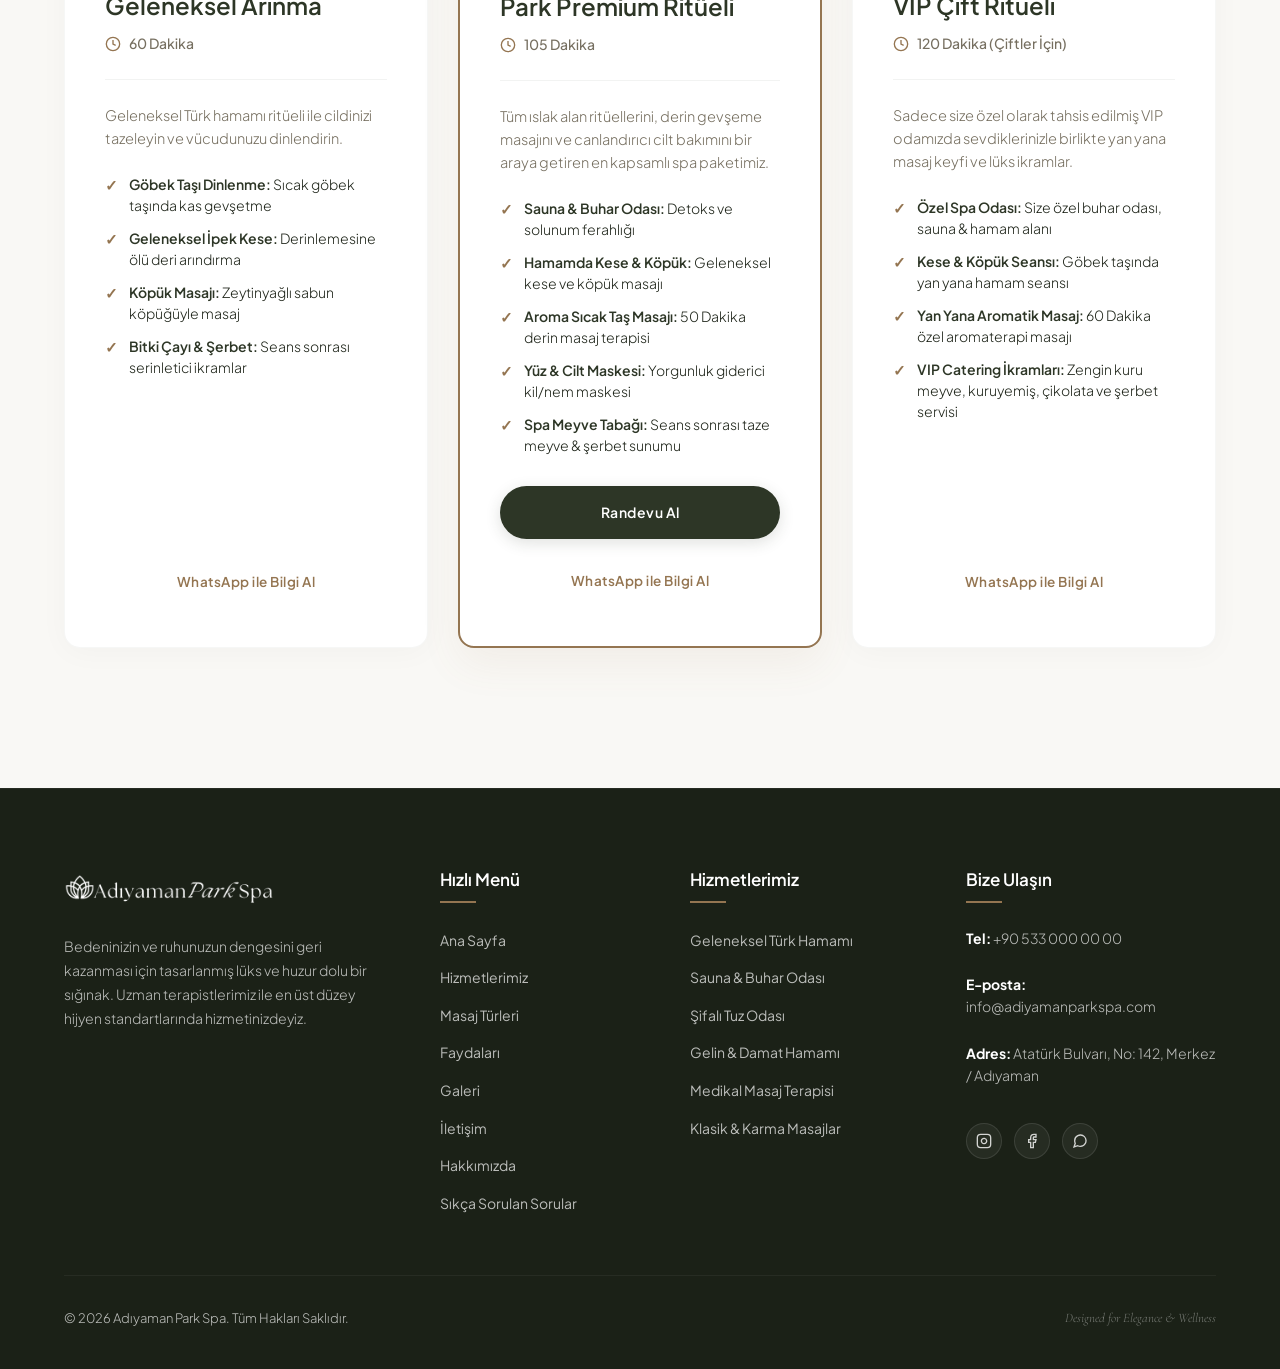
<file: hizmetler.html>
<!DOCTYPE html>
<html lang="tr">
<head>
    <meta charset="UTF-8">
    <meta name="viewport" content="width=device-width, initial-scale=1.0">
    <title>Hizmetlerimiz | Adıyaman Park Spa</title>
    <meta name="description" content="Adıyaman Park Spa hamam, sauna, buhar odası, tuz odası ve kese köpük ritüelleri hakkında detaylı bilgi. Kendinizi şımartın.">
    
    <!-- Google Fonts: Cormorant Garamond & Plus Jakarta Sans -->
    <link rel="preconnect" href="https://fonts.googleapis.com">
    <link rel="preconnect" href="https://fonts.gstatic.com" crossorigin>
    <link href="https://fonts.googleapis.com/css2?family=Cormorant+Garamond:ital,wght@0,300;0,400;0,500;0,600;1,400;1,500&family=Plus+Jakarta+Sans:wght@300;400;500;600;700&display=swap" rel="stylesheet">
    
    <!-- Link CSS -->
    <link rel="stylesheet" href="css/style.css">
</head>
<body class="services-page">

    <!-- Demo Notice Bar -->
    <div class="demo-notice-bar">
        <div class="notice-container">
            <span class="notice-text">Bu sayfa bir tasarım demosudur. Anlaşma sağlandığında kalan sayfalar tamamlanacaktır.</span>
            <a href="demo.html" class="notice-link">Detaylı Bilgi & İnceleme Raporu &rarr;</a>
        </div>
        <button class="notice-close" aria-label="Kapat">&times;</button>
    </div>

    <!-- Header / Nav -->
    <header class="main-header">
        <div class="header-container">
            <a href="index.html" class="logo">
                <img src="assets/logo-light.png" alt="Adıyaman Park Spa Logo" class="logo-light">
                <img src="assets/logo-dark.png" alt="Adıyaman Park Spa Logo" class="logo-dark">
            </a>
            
            <nav class="nav-menu">
                <ul>
                    <li><a href="index.html#home">Ana Sayfa</a></li>
                    <li><a href="hizmetler.html" class="active">Hizmetlerimiz</a></li>
                    <li><a href="demo.html">Hakkımızda</a></li>
                    <li><a href="demo.html">Galeri</a></li>
                    <li><a href="demo.html">İletişim</a></li>
                </ul>
            </nav>

            <div class="header-actions">
                <a href="index.html#randevu" class="btn btn-outline">Randevu Al</a>
                <button class="mobile-menu-toggle" aria-label="Menüyü Aç">
                    <span class="bar"></span>
                    <span class="bar"></span>
                </button>
            </div>
        </div>
    </header>

    <!-- Mobile Drawer Menu (Slide out from side) -->
    <div class="mobile-drawer">
        <div class="drawer-header">
            <a href="index.html" class="logo">
                <img src="assets/logo-dark.png" alt="Adıyaman Park Spa Logo">
            </a>
            <button class="drawer-close" aria-label="Menüyü Kapat">&times;</button>
        </div>
        <nav class="drawer-nav">
            <ul>
                <li><a href="index.html#home">Ana Sayfa</a></li>
                <li><a href="hizmetler.html" class="active">Hizmetlerimiz</a></li>
                <li><a href="demo.html">Hakkımızda</a></li>
                <li><a href="demo.html">Galeri</a></li>
                <li><a href="demo.html">İletişim</a></li>
            </ul>
        </nav>
        <div class="drawer-footer">
            <a href="index.html#randevu" class="btn btn-primary btn-block">Hemen Randevu Al</a>
        </div>
    </div>
    <div class="drawer-overlay"></div>

    <!-- Main Content Area -->
    <main>
        
        <!-- Section 1: Page Banner (Hero) -->
        <section class="page-banner">
            <div class="banner-bg-wrapper">
                <div class="banner-bg" style="background-image: url('assets/services-banner.png');"></div>
                <div class="banner-overlay"></div>
            </div>
            
            <div class="banner-container text-center">
                <div class="breadcrumb">
                    <a href="index.html">Ana Sayfa</a> &nbsp;/&nbsp; <span class="current">Hizmetlerimiz</span>
                </div>
                <h1 class="banner-title">
                    Hizmetlerimiz & <span>Ritüellerimiz</span>
                </h1>
                <p class="banner-subtitle">
                    Bedeninizi arındıracak, zihninizi sakinleştirecek benzersiz ıslak alan ve hamam terapilerimizi keşfedin.
                </p>
            </div>
        </section>

        <!-- Section 2: Hamam ve Islak Alan Ritüelleri (Alternating Rows) -->
        <section class="services-detail-section">
            <div class="section-container">
                <div class="services-section-header text-center">
                    <span class="section-subtitle">Geleneksel & Modern Arınma</span>
                    <h2 class="section-title">Hamam ve Islak Alan <span>Ritüelleri</span></h2>
                    <p class="section-desc max-w-600">
                        Asırlık hamam kültürünü modern konforla buluşturuyor, vücudunuzu toksinlerden arındıracak ortamlar sunuyoruz.
                    </p>
                </div>

                <!-- Detail Row 1: Hamam -->
                <div id="hamam" class="service-detail-row">
                    <div class="service-detail-image">
                        <div class="detail-img-wrapper">
                            <img src="assets/service-hamam.png" alt="Geleneksel Türk Hamamı">
                        </div>
                    </div>
                    <div class="service-detail-info">
                        <span class="detail-label">Hamam Terapisi</span>
                        <h3 class="detail-title">Geleneksel Türk Hamamı & Kese Köpük</h3>
                        <p class="detail-desc">
                            Sıcak mermer taş (göbek taşı) üzerinde dinlendikten sonra ipek kese ile ölü derilerinizden arının. Ardından saf zeytinyağlı sabun köpüğüyle yapılan rahatlatıcı masajla cildinizi yenileyin.
                        </p>
                        <ul class="detail-features-list">
                            <li><strong>Ölü Deri Arındırma:</strong> İpek kese ile gözenekleri derinlemesine temizler.</li>
                            <li><strong>Köpük Masajı:</strong> Zeytinyağlı sabun köpüğüyle cildi nemlendirir.</li>
                            <li><strong>Toksin Atımı:</strong> Sıcak buharın etkisiyle kasları gevşetir.</li>
                        </ul>
                        <div class="detail-meta">
                            <span class="meta-badge"><strong>Süre:</strong> 40 Dakika</span>
                            <span class="meta-badge"><strong>Sıcaklık:</strong> 45°C - 50°C</span>
                        </div>
                        <div class="detail-actions">
                            <a href="index.html#randevu" class="btn btn-primary">Randevu Al</a>
                            <a href="https://wa.me/905330000000" target="_blank" class="btn btn-outline btn-dark-outline">WhatsApp Bilgi</a>
                        </div>
                    </div>
                </div>

                <!-- Detail Row 2: Sauna & Buhar -->
                <div id="sauna-tuz" class="service-detail-row row-reverse">
                    <div class="service-detail-image">
                        <div class="detail-img-wrapper">
                            <img src="assets/service-sauna.png" alt="Sauna & Buhar Odası">
                        </div>
                    </div>
                    <div class="service-detail-info">
                        <span class="detail-label">Isı Terapisi</span>
                        <h3 class="detail-title">Sauna, Buhar & Tuz Odası Terapileri</h3>
                        <p class="detail-desc">
                            Saunanın kuru sıcağı ile kaslarınızı derinlemesine gevşetin, buhar odasının yoğun nemiyle solunum yollarınızı rahatlatın. Ardından Himalaya tuz tuğlalarıyla kaplı odamızda solunum detoksu gerçekleştirin.
                        </p>
                        <ul class="detail-features-list">
                            <li><strong>Solunum Rahatlatma:</strong> Buhar ve tuz terapisi akciğerleri ferahlatır.</li>
                            <li><strong>Kas Gevşetme:</strong> Sauna sıcağı laktik asit birikimini çözer.</li>
                            <li><strong>Bağışıklık Güçlendirme:</strong> Kan dolaşımını hızlandırarak zindelik sağlar.</li>
                        </ul>
                        <div class="detail-meta">
                            <span class="meta-badge"><strong>Süre:</strong> Serbest Kullanım</span>
                            <span class="meta-badge"><strong>Tuz Odası:</strong> Mikro İklim</span>
                        </div>
                        <div class="detail-actions">
                            <a href="index.html#randevu" class="btn btn-primary">Randevu Al</a>
                            <a href="https://wa.me/905330000000" target="_blank" class="btn btn-outline btn-dark-outline">WhatsApp Bilgi</a>
                        </div>
                    </div>
                </div>

                <!-- Detail Row 3: Gelin Damat Hamamı -->
                <div id="gelin-hamami" class="service-detail-row">
                    <div class="service-detail-image">
                        <div class="detail-img-wrapper">
                            <img src="assets/service-gelin-hamami.png" alt="Gelin & Damat Hamamı">
                        </div>
                    </div>
                    <div class="service-detail-info">
                        <span class="detail-label">Özel Organizasyon</span>
                        <h3 class="detail-title">Gelin & Damat Hamamı Ritüelleri</h3>
                        <p class="detail-desc">
                            Hayatınızın en özel gününden önce, sevdiklerinizle birlikte hamamın büyülü atmosferinde yorgunluk atın. Geleneksel müzikler, özel ikramlar, meyve tabakları ve kese köpük ritüeliyle unutulmaz bir kutlama yapın.
                        </p>
                        <ul class="detail-features-list">
                            <li><strong>Özel İkramlar:</strong> Geleneksel hamam tepsileri ve şerbetler.</li>
                            <li><strong>Müzik & Eğlence:</strong> İsteğe göre canlı veya bant müzik yayını.</li>
                            <li><strong>Grup Masajı:</strong> Katılımcılara özel kese köpük seansları.</li>
                        </ul>
                        <div class="detail-meta">
                            <span class="meta-badge"><strong>Kapasite:</strong> 10 - 25 Kişi</span>
                            <span class="meta-badge"><strong>Kapsam:</strong> İkramlar & Terapiler Dahil</span>
                        </div>
                        <div class="detail-actions">
                            <a href="index.html#randevu" class="btn btn-primary">Randevu Al</a>
                            <a href="https://wa.me/905330000000" target="_blank" class="btn btn-outline btn-dark-outline">WhatsApp Bilgi</a>
                        </div>
                    </div>
                </div>

            </div>
        </section>

        <!-- Section 3: Masaj ve Terapi Çeşitleri (Detailed Massage Showcase) -->
        <section id="masajlar" class="services-massage-section">
            <div class="section-container">
                <div class="services-section-header text-center">
                    <span class="section-subtitle">Uzman Dokunuşlar & Terapiler</span>
                    <h2 class="section-title">Masaj ve Terapi <span>Çeşitleri</span></h2>
                    <p class="section-desc max-w-600">
                        Vücudunuzun ihtiyacına göre uyarlanan masaj çeşitlerimizle ağrılarınızdan kurtulun, kas gerginliklerinizi hafifletin ve derin bir huzur bulun.
                    </p>
                </div>

                <div class="massage-types-grid">
                    <!-- Massage 1: Klasik Masaj -->
                    <div class="massage-type-card">
                        <div class="massage-card-image">
                            <img src="assets/therapy-massage.png" alt="Klasik İsveç Masajı">
                        </div>
                        <div class="massage-card-content">
                            <h3 class="massage-card-title">Klasik İsveç Masajı</h3>
                            <p class="massage-card-desc">
                                Hafif ve orta şiddetteki dokunuşlarla kas gerilimini azaltan, kan dolaşımını hızlandıran ve vücudu bütünüyle dinlendiren klasik terapi seansı.
                            </p>
                            
                            <div class="massage-card-details">
                                <div class="massage-detail-item">
                                    <strong>Süre:</strong> 50 Dk / 75 Dk
                                </div>
                                <div class="massage-pressure-wrapper">
                                    <span class="pressure-label">Basınç:</span>
                                    <div class="pressure-scale-bar">
                                        <div class="pressure-progress progress-light-medium"></div>
                                    </div>
                                    <span class="pressure-value">Hafif - Orta</span>
                                </div>
                            </div>

                            <ul class="massage-benefits-list">
                                <li>Kas ve eklem ağrılarını dindirir.</li>
                                <li>Günlük stresi ve yorgunluğu azaltır.</li>
                                <li>Lenf akışını ve kan dolaşımını canlandırır.</li>
                            </ul>

                            <div class="massage-card-actions">
                                <a href="index.html#randevu" class="btn btn-primary btn-sm btn-block">Randevu Al</a>
                                <a href="https://wa.me/905330000000" target="_blank" class="btn btn-outline btn-dark-outline btn-sm btn-block">WhatsApp Bilgi</a>
                            </div>
                        </div>
                    </div>

                    <!-- Massage 2: Mixed Aromaterapi & Sıcak Taş -->
                    <div class="massage-type-card">
                        <div class="massage-card-image">
                            <img src="assets/gallery-stones.png" alt="Mixed (Aroma & Sıcak Taş) Terapisi">
                        </div>
                        <div class="massage-card-content">
                            <h3 class="massage-card-title">Mixed (Aroma & Sıcak Taş)</h3>
                            <p class="massage-card-desc">
                                Sıcak volkanik bazalt taşlarının dinlendirici ısısı ile aromatik bitki özlerinin birleşimiyle kas derinliklerine nüfuz eden eşsiz bir masaj ritüeli.
                            </p>
                            
                            <div class="massage-card-details">
                                <div class="massage-detail-item">
                                    <strong>Süre:</strong> 60 Dk / 90 Dk
                                </div>
                                <div class="massage-pressure-wrapper">
                                    <span class="pressure-label">Basınç:</span>
                                    <div class="pressure-scale-bar">
                                        <div class="pressure-progress progress-medium"></div>
                                    </div>
                                    <span class="pressure-value">Orta</span>
                                </div>
                            </div>

                            <ul class="massage-benefits-list">
                                <li>Isı etkisiyle kasları derinlemesine yumuşatır.</li>
                                <li>Esansiyel yağlar ile zihinsel rahatlama sağlar.</li>
                                <li>Vücuttaki enerji akışını dengeler ve canlandırır.</li>
                            </ul>

                            <div class="massage-card-actions">
                                <a href="index.html#randevu" class="btn btn-primary btn-sm btn-block">Randevu Al</a>
                                <a href="https://wa.me/905330000000" target="_blank" class="btn btn-outline btn-dark-outline btn-sm btn-block">WhatsApp Bilgi</a>
                            </div>
                        </div>
                    </div>

                    <!-- Massage 3: Medikal Masaj -->
                    <div class="massage-type-card">
                        <div class="massage-card-image">
                            <img src="assets/gallery-massage.png" alt="Medikal Masaj & Lokal Terapiler">
                        </div>
                        <div class="massage-card-content">
                            <h3 class="massage-card-title">Medikal & Klinik Masaj</h3>
                            <p class="massage-card-desc">
                                Boyun, sırt, bel gibi problemli bölgelere odaklanan, kas spazmlarını çözmek ve kronik ağrıları hafifletmek amacıyla uygulanan yoğun klinik terapi.
                            </p>
                            
                            <div class="massage-card-details">
                                <div class="massage-detail-item">
                                    <strong>Süre:</strong> 45 Dk / 60 Dk
                                </div>
                                <div class="massage-pressure-wrapper">
                                    <span class="pressure-label">Basınç:</span>
                                    <div class="pressure-scale-bar">
                                        <div class="pressure-progress progress-deep"></div>
                                    </div>
                                    <span class="pressure-value">Yoğun</span>
                                </div>
                            </div>

                            <ul class="massage-benefits-list">
                                <li>Miyofasiyal kas gerginliklerini ve spazmları çözer.</li>
                                <li>Kronik sırt ve bel ağrılarını hafifletir.</li>
                                <li>Hareket kabiliyetini ve postürü düzeltir.</li>
                            </ul>

                            <div class="massage-card-actions">
                                <a href="index.html#randevu" class="btn btn-primary btn-sm btn-block">Randevu Al</a>
                                <a href="https://wa.me/905330000000" target="_blank" class="btn btn-outline btn-dark-outline btn-sm btn-block">WhatsApp Bilgi</a>
                            </div>
                        </div>
                    </div>
                </div>
            </div>
        </section>

        <!-- Section 4: Lüks Spa Paketleri (Curated Spa Combination Packages) -->
        <section class="services-packages-section">
            <div class="section-container">
                <div class="services-section-header text-center">
                    <span class="section-subtitle">Özenle Seçilmiş Kombinasyonlar</span>
                    <h2 class="section-title">Lüks Spa & Hamam <span>Paketleri</span></h2>
                    <p class="section-desc max-w-600">
                        Bedeninizin ve ruhunuzun tüm ihtiyaçlarını tek seansta karşılamak için tasarlanmış lüks spa paketlerimizle tam kapsamlı bir yenilenme yaşayın.
                    </p>
                </div>

                <div class="packages-grid">
                    <!-- Package 1: Geleneksel Arınma -->
                    <div class="package-card">
                        <div class="package-card-header">
                            <span class="package-badge-mini">Klasik Ritüel</span>
                            <h3 class="package-card-title">Geleneksel Arınma</h3>
                            <div class="package-duration-row">
                                <svg class="duration-icon" viewBox="0 0 24 24" fill="none" stroke="currentColor" stroke-width="2">
                                    <circle cx="12" cy="12" r="10"></circle>
                                    <polyline points="12 6 12 12 16 14"></polyline>
                                </svg>
                                <span class="package-duration">60 Dakika</span>
                            </div>
                        </div>
                        <div class="package-card-body">
                            <p class="package-card-desc">Geleneksel Türk hamamı ritüeli ile cildinizi tazeleyin ve vücudunuzu dinlendirin.</p>
                            <ul class="package-includes-list">
                                <li><strong>Göbek Taşı Dinlenme:</strong> Sıcak göbek taşında kas gevşetme</li>
                                <li><strong>Geleneksel İpek Kese:</strong> Derinlemesine ölü deri arındırma</li>
                                <li><strong>Köpük Masajı:</strong> Zeytinyağlı sabun köpüğüyle masaj</li>
                                <li><strong>Bitki Çayı & Şerbet:</strong> Seans sonrası serinletici ikramlar</li>
                            </ul>
                        </div>
                        <div class="package-card-footer">
                            <a href="index.html#randevu" class="btn btn-outline btn-block">Randevu Al</a>
                            <a href="https://wa.me/905330000000" target="_blank" class="btn btn-text-link">
                                WhatsApp ile Bilgi Al
                            </a>
                        </div>
                    </div>

                    <!-- Package 2: Park Premium (Popüler Highlight) -->
                    <div class="package-card card-populer">
                        <div class="populer-ribbon">EN ÇOK TERCİH EDİLEN</div>
                        <div class="package-card-header">
                            <span class="package-badge-mini">Premium Kombinasyon</span>
                            <h3 class="package-card-title">Park Premium Ritüeli</h3>
                            <div class="package-duration-row">
                                <svg class="duration-icon" viewBox="0 0 24 24" fill="none" stroke="currentColor" stroke-width="2">
                                    <circle cx="12" cy="12" r="10"></circle>
                                    <polyline points="12 6 12 12 16 14"></polyline>
                                </svg>
                                <span class="package-duration">105 Dakika</span>
                            </div>
                        </div>
                        <div class="package-card-body">
                            <p class="package-card-desc">Tüm ıslak alan ritüellerini, derin gevşeme masajını ve canlandırıcı cilt bakımını bir araya getiren en kapsamlı spa paketimiz.</p>
                            <ul class="package-includes-list">
                                <li><strong>Sauna & Buhar Odası:</strong> Detoks ve solunum ferahlığı</li>
                                <li><strong>Hamamda Kese & Köpük:</strong> Geleneksel kese ve köpük masajı</li>
                                <li><strong>Aroma Sıcak Taş Masajı:</strong> 50 Dakika derin masaj terapisi</li>
                                <li><strong>Yüz & Cilt Maskesi:</strong> Yorgunluk giderici kil/nem maskesi</li>
                                <li><strong>Spa Meyve Tabağı:</strong> Seans sonrası taze meyve & şerbet sunumu</li>
                            </ul>
                        </div>
                        <div class="package-card-footer">
                            <a href="index.html#randevu" class="btn btn-primary btn-block">Randevu Al</a>
                            <a href="https://wa.me/905330000000" target="_blank" class="btn btn-text-link">
                                WhatsApp ile Bilgi Al
                            </a>
                        </div>
                    </div>

                    <!-- Package 3: VIP Çift Ritüeli -->
                    <div class="package-card">
                        <div class="package-card-header">
                            <span class="package-badge-mini">Spa Süiti Deneyimi</span>
                            <h3 class="package-card-title">VIP Çift Ritüeli</h3>
                            <div class="package-duration-row">
                                <svg class="duration-icon" viewBox="0 0 24 24" fill="none" stroke="currentColor" stroke-width="2">
                                    <circle cx="12" cy="12" r="10"></circle>
                                    <polyline points="12 6 12 12 16 14"></polyline>
                                </svg>
                                <span class="package-duration">120 Dakika (Çiftler İçin)</span>
                            </div>
                        </div>
                        <div class="package-card-body">
                            <p class="package-card-desc">Sadece size özel olarak tahsis edilmiş VIP odamızda sevdiklerinizle birlikte yan yana masaj keyfi ve lüks ikramlar.</p>
                            <ul class="package-includes-list">
                                <li><strong>Özel Spa Odası:</strong> Size özel buhar odası, sauna & hamam alanı</li>
                                <li><strong>Kese & Köpük Seansı:</strong> Göbek taşında yan yana hamam seansı</li>
                                <li><strong>Yan Yana Aromatik Masaj:</strong> 60 Dakika özel aromaterapi masajı</li>
                                <li><strong>VIP Catering İkramları:</strong> Zengin kuru meyve, kuruyemiş, çikolata ve şerbet servisi</li>
                            </ul>
                        </div>
                        <div class="package-card-footer">
                            <a href="index.html#randevu" class="btn btn-outline btn-block">Randevu Al</a>
                            <a href="https://wa.me/905330000000" target="_blank" class="btn btn-text-link">
                                WhatsApp ile Bilgi Al
                            </a>
                        </div>
                    </div>
                </div>
            </div>
        </section>
    </main>

    <!-- Main Footer -->
    <footer class="main-footer">
        <div class="section-container">
            <div class="footer-grid">
                <!-- Col 1: About/Branding -->
                <div class="footer-col branding-col">
                    <a href="index.html" class="logo">
                        <img src="assets/logo-light.png" alt="Adıyaman Park Spa Logo">
                    </a>
                    <p class="footer-about-text">
                        Bedeninizin ve ruhunuzun dengesini geri kazanması için tasarlanmış lüks ve huzur dolu bir sığınak. Uzman terapistlerimiz ile en üst düzey hijyen standartlarında hizmetinizdeyiz.
                    </p>
                </div>

                <!-- Col 2: Quick Links -->
                <div class="footer-col links-col">
                    <h4 class="footer-title">Hızlı Menü</h4>
                    <ul>
                        <li><a href="index.html#home">Ana Sayfa</a></li>
                        <li><a href="hizmetler.html">Hizmetlerimiz</a></li>
                        <li><a href="#masajlar">Masaj Türleri</a></li>
                        <li><a href="index.html#faydalar">Faydaları</a></li>
                        <li><a href="index.html#galeri">Galeri</a></li>
                        <li><a href="index.html#iletisim">İletişim</a></li>
                        <li><a href="demo.html">Hakkımızda</a></li>
                        <li><a href="demo.html">Sıkça Sorulan Sorular</a></li>
                    </ul>
                </div>

                <!-- Col 3: Services -->
                <div class="footer-col links-col">
                    <h4 class="footer-title">Hizmetlerimiz</h4>
                    <ul>
                        <li><a href="hizmetler.html#hamam">Geleneksel Türk Hamamı</a></li>
                        <li><a href="hizmetler.html#sauna-tuz">Sauna & Buhar Odası</a></li>
                        <li><a href="hizmetler.html#sauna-tuz">Şifalı Tuz Odası</a></li>
                        <li><a href="hizmetler.html#gelin-hamami">Gelin & Damat Hamamı</a></li>
                        <li><a href="#masajlar">Medikal Masaj Terapisi</a></li>
                        <li><a href="#masajlar">Klasik & Karma Masajlar</a></li>
                    </ul>
                </div>

                <!-- Col 4: Contact info -->
                <div class="footer-col contact-col">
                    <h4 class="footer-title">Bize Ulaşın</h4>
                    <p class="footer-contact-info"><strong>Tel:</strong> +90 533 000 00 00</p>
                    <p class="footer-contact-info"><strong>E-posta:</strong> info@adiyamanparkspa.com</p>
                    <p class="footer-contact-info"><strong>Adres:</strong> Atatürk Bulvarı, No: 142, Merkez / Adıyaman</p>
                    
                    <div class="footer-social-icons">
                        <a href="https://instagram.com" target="_blank" class="social-link" aria-label="Instagram">
                            <svg viewBox="0 0 24 24" fill="none" stroke="currentColor" stroke-width="2">
                                <rect x="2" y="2" width="20" height="20" rx="5" ry="5"></rect>
                                <path d="M16 11.37A4 4 0 1 1 12.63 8 4 4 0 0 1 16 11.37z"></path>
                                <line x1="17.5" y1="6.5" x2="17.51" y2="6.5"></line>
                            </svg>
                        </a>
                        <a href="https://facebook.com" target="_blank" class="social-link" aria-label="Facebook">
                            <svg viewBox="0 0 24 24" fill="none" stroke="currentColor" stroke-width="2">
                                <path d="M18 2h-3a5 5 0 0 0-5 5v3H7v4h3v8h4v-8h3l1-4h-4V7a1 1 0 0 1 1-1h3z"></path>
                            </svg>
                        </a>
                        <a href="https://wa.me/905330000000" target="_blank" class="social-link" aria-label="WhatsApp">
                            <svg viewBox="0 0 24 24" fill="none" stroke="currentColor" stroke-width="2">
                                <path d="M21 11.5a8.38 8.38 0 0 1-.9 3.8 8.5 8.5 0 0 1-7.6 4.7 8.38 8.38 0 0 1-3.8-.9L3 21l1.9-5.7a8.38 8.38 0 0 1-.9-3.8 8.5 8.5 0 0 1 4.7-7.6 8.38 8.38 0 0 1 3.8-.9h.5a8.48 8.48 0 0 1 8 8v.5z"></path>
                            </svg>
                        </a>
                    </div>
                </div>
            </div>

            <div class="footer-bottom">
                <p>&copy; 2026 Adıyaman Park Spa. Tüm Hakları Saklıdır.</p>
                <p class="footer-developer">Designed for Elegance & Wellness</p>
            </div>
        </div>
    </footer>

    <!-- Mobile Bottom Menu -->
    <nav class="mobile-bottom-nav">
        <ul class="bottom-nav-list">
            <li class="bottom-nav-item">
                <a href="index.html#home" class="bottom-nav-link">
                    <svg class="nav-icon" viewBox="0 0 24 24" fill="none" stroke="currentColor" stroke-width="2">
                        <path d="M3 9l9-7 9 7v11a2 2 0 0 1-2 2H5a2 2 0 0 1-2-2z"></path>
                        <polyline points="9 22 9 12 15 12 15 22"></polyline>
                    </svg>
                    <span class="nav-text">Ana Sayfa</span>
                </a>
            </li>
            <li class="bottom-nav-item active">
                <a href="hizmetler.html" class="bottom-nav-link">
                    <svg class="nav-icon" viewBox="0 0 24 24" fill="none" stroke="currentColor" stroke-width="2">
                        <path d="M12 2L2 7l10 5 10-5-10-5z"></path>
                        <path d="M2 17l10 5 10-5"></path>
                        <path d="M2 12l10 5 10-5"></path>
                    </svg>
                    <span class="nav-text">Hizmetler</span>
                </a>
            </li>
            <li class="bottom-nav-item center-item">
                <a href="index.html#randevu" class="bottom-nav-link randevu-nav-link">
                    <div class="floating-circle">
                        <svg class="nav-icon" viewBox="0 0 24 24" fill="none" stroke="currentColor" stroke-width="2">
                            <rect x="3" y="4" width="18" height="18" rx="2" ry="2"></rect>
                            <line x1="16" y1="2" x2="16" y2="6"></line>
                            <line x1="8" y1="2" x2="8" y2="6"></line>
                            <line x1="3" y1="10" x2="21" y2="10"></line>
                        </svg>
                    </div>
                    <span class="nav-text">Randevu</span>
                </a>
            </li>
            <li class="bottom-nav-item">
                <a href="demo.html" class="bottom-nav-link">
                    <svg class="nav-icon" viewBox="0 0 24 24" fill="none" stroke="currentColor" stroke-width="2">
                        <circle cx="12" cy="12" r="10"></circle>
                        <line x1="12" y1="16" x2="12" y2="12"></line>
                        <line x1="12" y1="8" x2="12.01" y2="8"></line>
                    </svg>
                    <span class="nav-text">Hakkımızda</span>
                </a>
            </li>
            <li class="bottom-nav-item">
                <a href="demo.html" class="bottom-nav-link">
                    <svg class="nav-icon" viewBox="0 0 24 24" fill="none" stroke="currentColor" stroke-width="2">
                        <path d="M22 16.92v3a2 2 0 0 1-2.18 2 19.79 19.79 0 0 1-8.63-3.07 19.5 19.5 0 0 1-6-6 19.79 19.79 0 0 1-3.07-8.67A2 2 0 0 1 4.11 2h3a2 2 0 0 1 2 1.72 12.84 12.84 0 0 0 .7 2.81 2 2 0 0 1-.45 2.11L8.09 9.91a16 16 0 0 0 6 6l1.27-1.27a2 2 0 0 1 2.11-.45 12.84 12.84 0 0 0 2.81.7A2 2 0 0 1 22 16.92z"></path>
                    </svg>
                    <span class="nav-text">İletişim</span>
                </a>
            </li>
        </ul>
    </nav>

    <!-- JS Scripts -->
    <script src="js/main.js"></script>
</body>
</html>
</file>
<file: css/style.css>
/* ==========================================================================
   ADINAMAN PARK SPA - DESIGN SYSTEM & STYLESHEET
   ========================================================================== */

/* --------------------------------------------------------------------------
   1. Design Tokens & CSS Variables
   -------------------------------------------------------------------------- */
:root {
    /* Color Palette */
    --color-primary: hsl(95, 18%, 18%);      /* Luxurious dark olive green */
    --color-primary-light: hsl(95, 18%, 25%);
    --color-secondary: rgb(148, 117, 81);    /* Elegant bronze/gold */
    --color-secondary-light: hsl(35, 30%, 55%);
    --color-bg-cream: hsl(40, 25%, 97%);     /* Soft warm cream background */
    --color-bg-white: #ffffff;
    --color-text-main: hsl(95, 18%, 12%);    /* Deep forest-charcoal */
    --color-text-muted: hsl(40, 10%, 42%);   /* Muted warm grey */
    --color-overlay: rgba(26, 32, 23, 0.45);  /* Dark tint overlay for image readability */
    
    /* Typography */
    --font-heading: 'Plus Jakarta Sans', sans-serif;
    --font-serif: 'Cormorant Garamond', serif;
    --font-body: 'Plus Jakarta Sans', sans-serif;
    
    /* Layout & Spacing */
    --header-height: 90px;
    --header-height-mobile: 70px;
    --container-width: 1200px;
    
    /* Border Radius */
    --radius-sm: 8px;
    --radius-md: 16px;
    --radius-lg: 32px; /* Used for rounded hero corners and cards */
    --radius-full: 9999px;
    
    /* Shadows */
    --shadow-soft: 0 4px 30px rgba(0, 0, 0, 0.03);
    --shadow-medium: 0 12px 40px rgba(44, 54, 39, 0.08);
    --shadow-glass: 0 8px 32px 0 rgba(44, 54, 39, 0.06);
    
    /* Transitions */
    --transition-fast: 0.2s ease;
    --transition-smooth: all 0.5s cubic-bezier(0.25, 1, 0.5, 1);
    --transition-bounce: all 0.6s cubic-bezier(0.34, 1.56, 0.64, 1);
}

/* --------------------------------------------------------------------------
   2. Reset & Base Styles
   -------------------------------------------------------------------------- */
*, *::before, *::after {
    box-sizing: border-box;
    margin: 0;
    padding: 0;
}

html {
    scroll-behavior: smooth;
    -webkit-text-size-adjust: 100%;
}

body {
    font-family: var(--font-body);
    font-size: 16px;
    line-height: 1.6;
    color: var(--color-text-main);
    background-color: var(--color-bg-cream);
    overflow-x: hidden;
    -webkit-font-smoothing: antialiased;
}

a {
    color: inherit;
    text-decoration: none;
    transition: var(--transition-fast);
}

ul {
    list-style: none;
}

img {
    max-width: 100%;
    height: auto;
    display: block;
}

/* Custom Scrollbar */
::-webkit-scrollbar {
    width: 8px;
}
::-webkit-scrollbar-track {
    background: var(--color-bg-cream);
}
::-webkit-scrollbar-thumb {
    background: var(--color-secondary);
    border-radius: var(--radius-full);
}
::-webkit-scrollbar-thumb:hover {
    background: var(--color-primary);
}

/* --------------------------------------------------------------------------
   3. Typography & Helper Classes
   -------------------------------------------------------------------------- */
h1, h2, h3, h4, h5, h6 {
    font-family: var(--font-heading);
    font-weight: 600;
    line-height: 1.25;
    color: var(--color-primary);
}

/* --------------------------------------------------------------------------
   4. Buttons
   -------------------------------------------------------------------------- */
.btn {
    display: inline-flex;
    align-items: center;
    justify-content: center;
    padding: 14px 28px;
    font-family: var(--font-body);
    font-size: 14px;
    font-weight: 600;
    letter-spacing: 0.5px;
    border-radius: var(--radius-full);
    border: 1px solid transparent;
    cursor: pointer;
    transition: var(--transition-smooth);
    white-space: nowrap;
}

.btn-primary {
    background-color: var(--color-primary);
    color: var(--color-bg-white);
    box-shadow: 0 4px 15px rgba(44, 54, 39, 0.15);
}

.btn-primary:hover {
    background-color: var(--color-secondary);
    transform: translateY(-2px);
    box-shadow: 0 6px 20px rgba(148, 117, 81, 0.25);
}

.btn-outline {
    background-color: transparent;
    border-color: rgba(255, 255, 255, 0.4);
    color: var(--color-bg-white);
}

.btn-outline:hover {
    background-color: var(--color-bg-white);
    color: var(--color-primary);
    border-color: var(--color-bg-white);
    transform: translateY(-2px);
}

.btn-text {
    background: none;
    border: none;
    color: var(--color-bg-white);
    padding: 0;
    font-size: 15px;
    position: relative;
}

.btn-text::after {
    content: '';
    position: absolute;
    bottom: -4px;
    left: 0;
    width: 100%;
    height: 1.5px;
    background-color: var(--color-bg-white);
    transform: scaleX(0);
    transform-origin: right;
    transition: transform 0.4s ease;
}

.btn-text:hover::after {
    transform: scaleX(1);
    transform-origin: left;
}

.btn-text .btn-arrow {
    margin-left: 8px;
    transition: transform var(--transition-fast);
}

.btn-text:hover .btn-arrow {
    transform: translateX(4px);
}

.btn-block {
    display: flex;
    width: 100%;
}

/* Header Specific Button style modification */
.main-header.scrolled .btn-outline {
    border-color: var(--color-primary);
    color: var(--color-primary);
}

.main-header.scrolled .btn-outline:hover {
    background-color: var(--color-primary);
    color: var(--color-bg-white);
}

/* --------------------------------------------------------------------------
   5. Header & Navigation
   -------------------------------------------------------------------------- */
.main-header {
    position: absolute;
    top: 0;
    left: 0;
    width: 100%;
    height: var(--header-height);
    display: flex;
    align-items: center;
    z-index: 100;
    transition: var(--transition-smooth);
}

.main-header.scrolled {
    position: fixed;
    height: 80px;
    background-color: rgba(250, 248, 245, 0.9);
    backdrop-filter: blur(20px);
    box-shadow: var(--shadow-soft);
    border-bottom: 1px solid rgba(44, 54, 39, 0.05);
}

.header-container {
    width: 100%;
    max-width: var(--container-width);
    margin: 0 auto;
    padding: 0 24px;
    display: flex;
    align-items: center;
    justify-content: space-between;
}

.logo {
    display: inline-flex;
    align-items: center;
    transition: var(--transition-smooth);
}

.logo img {
    height: 42px;
    width: auto;
    object-fit: contain;
    transition: var(--transition-smooth);
}

/* Image logo toggling for scrolled state */
.logo .logo-dark {
    display: none;
}

.logo .logo-light {
    display: block;
}

.main-header.scrolled .logo .logo-light {
    display: none;
}

.main-header.scrolled .logo .logo-dark {
    display: block;
}

/* Desktop Nav Menu */
.nav-menu ul {
    display: flex;
    gap: 32px;
}

.nav-menu a {
    color: rgba(255, 255, 255, 0.85);
    font-size: 15px;
    font-weight: 500;
    padding: 8px 0;
    position: relative;
}

.nav-menu a::after {
    content: '';
    position: absolute;
    bottom: 0;
    left: 0;
    width: 100%;
    height: 2px;
    background-color: var(--color-bg-white);
    transform: scaleX(0);
    transform-origin: right;
    transition: transform 0.4s cubic-bezier(0.25, 1, 0.5, 1);
}

.nav-menu a:hover::after,
.nav-menu a.active::after {
    transform: scaleX(1);
    transform-origin: left;
}

.nav-menu a:hover,
.nav-menu a.active {
    color: var(--color-bg-white);
}

/* Scrolled Nav overrides */
.main-header.scrolled .nav-menu a {
    color: var(--color-text-muted);
}

.main-header.scrolled .nav-menu a::after {
    background-color: var(--color-secondary);
}

.main-header.scrolled .nav-menu a:hover,
.main-header.scrolled .nav-menu a.active {
    color: var(--color-primary);
}

.header-actions {
    display: flex;
    align-items: center;
    gap: 16px;
}

/* Mobile Toggle Hamburger */
.mobile-menu-toggle {
    display: none;
    background: none;
    border: none;
    cursor: pointer;
    width: 32px;
    height: 24px;
    position: relative;
    flex-direction: column;
    justify-content: space-between;
}

.mobile-menu-toggle .bar {
    width: 100%;
    height: 2px;
    background-color: var(--color-bg-white);
    border-radius: 2px;
    transition: var(--transition-smooth);
}

.main-header.scrolled .mobile-menu-toggle .bar {
    background-color: var(--color-primary);
}

/* --------------------------------------------------------------------------
   6. Mobile Drawer Menu
   -------------------------------------------------------------------------- */
.mobile-drawer {
    position: fixed;
    top: 0;
    right: -320px;
    width: 300px;
    height: 100%;
    background-color: var(--color-bg-white);
    z-index: 1000;
    padding: 32px 24px;
    display: flex;
    flex-direction: column;
    box-shadow: -5px 0 25px rgba(0, 0, 0, 0.05);
    transition: var(--transition-smooth);
}

.mobile-drawer.open {
    right: 0;
}

.drawer-header {
    display: flex;
    justify-content: space-between;
    align-items: center;
    margin-bottom: 48px;
}

.drawer-header .logo {
    color: var(--color-primary);
}

.drawer-header .logo .accent-word {
    color: var(--color-secondary);
}

.drawer-close {
    background: none;
    border: none;
    font-size: 36px;
    line-height: 1;
    color: var(--color-primary);
    cursor: pointer;
}

.drawer-nav {
    margin-bottom: auto;
}

.drawer-nav ul {
    display: flex;
    flex-direction: column;
    gap: 24px;
}

.drawer-nav a {
    font-size: 18px;
    font-weight: 500;
    color: var(--color-text-main);
    display: block;
    padding: 8px 0;
}

.drawer-nav a:hover {
    color: var(--color-secondary);
    padding-left: 8px;
}

.drawer-overlay {
    position: fixed;
    top: 0;
    left: 0;
    width: 100%;
    height: 100%;
    background-color: rgba(0, 0, 0, 0.4);
    backdrop-filter: blur(4px);
    z-index: 999;
    opacity: 0;
    pointer-events: none;
    transition: var(--transition-smooth);
}

.drawer-overlay.open {
    opacity: 1;
    pointer-events: auto;
}

/* --------------------------------------------------------------------------
   7. Hero Section
   -------------------------------------------------------------------------- */
.hero-section {
    position: relative;
    min-height: 100vh;
    padding-top: calc(var(--header-height) + 40px);
    padding-bottom: 80px;
    display: flex;
    align-items: center;
    background-color: var(--color-bg-cream);
    overflow: hidden;
}

.hero-bg-wrapper {
    position: absolute;
    top: 10px;
    left: 10px;
    right: 10px;
    bottom: 10px;
    border-radius: var(--radius-lg);
    overflow: hidden;
    z-index: 1;
}

.hero-bg {
    width: 100%;
    height: 100%;
    background-size: cover;
    background-position: center;
    transform: scale(1.05);
    animation: slowZoom 20s ease-out forwards;
}

.hero-overlay {
    position: absolute;
    top: 0;
    left: 0;
    width: 100%;
    height: 100%;
    background: linear-gradient(
        180deg,
        rgba(26, 32, 23, 0.6) 0%,
        rgba(26, 32, 23, 0.45) 50%,
        rgba(26, 32, 23, 0.7) 100%
    );
}

.hero-container {
    width: 100%;
    max-width: var(--container-width);
    margin: 0 auto;
    padding: 0 24px;
    position: relative;
    z-index: 2;
    display: grid;
    grid-template-columns: 1.2fr 0.8fr;
    gap: 40px;
    align-items: center;
    height: 100%;
}

.hero-content {
    max-width: 620px;
    color: var(--color-bg-white);
}

/* Hero Badge */
.hero-badge {
    display: inline-flex;
    align-items: center;
    gap: 10px;
    padding: 8px 18px;
    background-color: rgba(255, 255, 255, 0.15);
    backdrop-filter: blur(8px);
    border: 1px solid rgba(255, 255, 255, 0.2);
    border-radius: var(--radius-full);
    font-size: 13px;
    font-weight: 500;
    letter-spacing: 0.5px;
    margin-bottom: 28px;
    color: var(--color-bg-white);
}

.badge-dot {
    width: 6px;
    height: 6px;
    border-radius: 50%;
    background-color: hsl(95, 60%, 65%);
    display: inline-block;
    box-shadow: 0 0 8px hsl(95, 60%, 65%);
    animation: pulse 2s infinite alternate;
}

/* Hero Title */
.hero-title {
    font-size: clamp(40px, 5.5vw, 68px);
    font-weight: 600;
    line-height: 1.1;
    color: var(--color-bg-white);
    margin-bottom: 24px;
    letter-spacing: -1.5px;
}

.hero-title span {
    font-family: var(--font-serif);
    font-style: italic;
    font-weight: 400;
    color: var(--color-bg-white);
}

/* Hero Description */
.hero-desc {
    font-size: clamp(16px, 1.8vw, 18px);
    color: rgba(255, 255, 255, 0.8);
    margin-bottom: 40px;
    font-weight: 300;
    line-height: 1.7;
}

/* Hero Actions Row */
.hero-actions {
    display: flex;
    align-items: center;
    gap: 24px;
}

/* Info Cards grid */
.hero-features {
    display: flex;
    flex-direction: column;
    gap: 24px;
    background-color: rgba(44, 53, 39, 0.55);
    backdrop-filter: blur(16px);
    border: 1px solid rgba(255, 255, 255, 0.1);
    padding: 36px;
    border-radius: var(--radius-md);
    box-shadow: var(--shadow-glass);
    color: var(--color-bg-white);
    width: 100%;
    max-width: 360px;
    margin-left: auto;
    align-self: center;
}

.feature-item {
    display: flex;
    flex-direction: column;
    gap: 4px;
}

.feature-val {
    font-size: 32px;
    font-weight: 700;
    color: var(--color-bg-white);
    line-height: 1.1;
}

.feature-lbl {
    font-size: 13px;
    color: rgba(255, 255, 255, 0.7);
    font-weight: 400;
    letter-spacing: 0.3px;
}

.feature-divider {
    height: 1px;
    background: linear-gradient(90deg, rgba(255, 255, 255, 0.2) 0%, rgba(255, 255, 255, 0.02) 100%);
    width: 100%;
}

/* --------------------------------------------------------------------------
   8. Mobile Bottom Navigation Menu
   -------------------------------------------------------------------------- */
.mobile-bottom-nav {
    position: fixed;
    bottom: 20px;
    left: 50%;
    transform: translateX(-50%) translateY(0);
    width: 90%;
    max-width: 450px;
    background-color: rgba(250, 248, 245, 0.85);
    backdrop-filter: blur(15px);
    -webkit-backdrop-filter: blur(15px);
    border: 1px solid rgba(255, 255, 255, 0.6);
    border-radius: var(--radius-full);
    box-shadow: 0 10px 30px rgba(44, 54, 39, 0.12);
    z-index: 998;
    padding: 8px 12px;
    display: none; /* Shown in media queries */
    transition: var(--transition-bounce);
}

.bottom-nav-list {
    display: flex;
    justify-content: space-between;
    align-items: center;
    width: 100%;
}

.bottom-nav-item {
    flex: 1;
    display: flex;
    justify-content: center;
}

.bottom-nav-link {
    display: flex;
    flex-direction: column;
    align-items: center;
    gap: 4px;
    color: var(--color-text-muted);
    font-size: 10px;
    font-weight: 600;
    transition: var(--transition-fast);
    padding: 6px 4px;
    width: 100%;
    text-align: center;
}

.nav-icon {
    width: 22px;
    height: 22px;
    transition: var(--transition-bounce);
}

.bottom-nav-link:hover,
.bottom-nav-item.active .bottom-nav-link {
    color: var(--color-primary);
}

.bottom-nav-item.active .nav-icon {
    transform: scale(1.12);
    color: var(--color-secondary);
}

/* Floating Center Element for Appointment */
.bottom-nav-item.center-item {
    position: relative;
    top: -14px;
    z-index: 10;
}

.floating-circle {
    width: 54px;
    height: 54px;
    background-color: var(--color-primary);
    color: var(--color-bg-white);
    border-radius: 50%;
    display: flex;
    align-items: center;
    justify-content: center;
    box-shadow: 0 6px 20px rgba(44, 54, 39, 0.3);
    margin-bottom: -4px;
    transition: var(--transition-bounce);
    border: 4px solid var(--color-bg-cream);
}

.floating-circle .nav-icon {
    width: 20px;
    height: 20px;
    color: var(--color-bg-white);
}

.randevu-nav-link:hover .floating-circle {
    transform: scale(1.1) translateY(-3px);
    background-color: var(--color-secondary);
    box-shadow: 0 8px 25px rgba(148, 117, 81, 0.4);
}

.bottom-nav-item.center-item .nav-text {
    position: absolute;
    bottom: -16px;
    width: 100%;
    left: 0;
    right: 0;
}

/* --------------------------------------------------------------------------
   9. Animations
   -------------------------------------------------------------------------- */
@keyframes slowZoom {
    0% {
        transform: scale(1.05);
    }
    100% {
        transform: scale(1);
    }
}

@keyframes pulse {
    0% {
        transform: scale(0.9);
        opacity: 0.6;
    }
    100% {
        transform: scale(1.25);
        opacity: 1;
    }
}

/* Entrance Animations */
.fade-in {
    opacity: 0;
    transform: translateY(20px);
    animation: fadeInUp 0.8s cubic-bezier(0.25, 1, 0.5, 1) forwards;
}

.fade-in.delay-1 {
    animation-delay: 0.15s;
}

.fade-in.delay-2 {
    animation-delay: 0.3s;
}

.fade-in.delay-3 {
    animation-delay: 0.45s;
}

.fade-in.delay-4 {
    animation-delay: 0.6s;
}

@keyframes fadeInUp {
    to {
        opacity: 1;
        transform: translateY(0);
    }
}

/* --------------------------------------------------------------------------
   10. Responsive Breakpoints
   -------------------------------------------------------------------------- */

/* Large Tablets / Laptops */
@media (max-width: 1024px) {
    .hero-container {
        grid-template-columns: 1.1fr 0.9fr;
        gap: 30px;
    }
    
    .hero-features {
        padding: 28px;
    }
}

/* Small Tablets / Landscapes */
@media (max-width: 900px) {
    .nav-menu {
        display: none; /* Hide desktop menu */
    }
    
    .mobile-menu-toggle {
        display: flex; /* Show Hamburger */
    }
    
    .hero-container {
        grid-template-columns: 1fr; /* Single column */
        gap: 48px;
        text-align: center;
    }
    
    .hero-content {
        margin: 0 auto;
    }
    
    .hero-actions {
        justify-content: center;
    }
    
    .hero-features {
        margin: 0 auto;
        flex-direction: row;
        max-width: 100%;
        justify-content: space-around;
        text-align: center;
    }
    
    .feature-divider {
        height: auto;
        width: 1px;
        background: linear-gradient(180deg, rgba(255, 255, 255, 0.2) 0%, rgba(255, 255, 255, 0.02) 100%);
    }
}

/* Phones & Portrait Devices */
@media (max-width: 768px) {
    :root {
        --header-height: 70px;
    }
    
    .main-header.scrolled {
        height: var(--header-height);
    }
    
    .hero-section {
        padding-top: calc(var(--header-height) + 20px);
        padding-bottom: 120px; /* Leave space for bottom menu */
    }
    
    .hero-bg-wrapper {
        top: 0;
        left: 0;
        right: 0;
        bottom: 0;
        border-radius: 0 0 var(--radius-lg) var(--radius-lg); /* Only round bottom corners */
    }
    
    .hero-container {
        padding: 0 16px;
    }
    
    .hero-actions {
        flex-direction: column;
        gap: 16px;
        width: 100%;
    }
    
    .hero-actions .btn {
        width: 100%;
    }
    
    .hero-features {
        padding: 20px;
    }
    
    .feature-val {
        font-size: 24px;
    }
    
    .feature-lbl {
        font-size: 11px;
    }
    
    /* Show Mobile Bottom Nav */
    .mobile-bottom-nav {
        display: block;
    }
    
    .header-actions .btn-outline {
        display: none; /* Hide booking button in header on mobile since bottom menu has it */
    }
}

/* Small Screen Adjustments */
@media (max-width: 480px) {
    .hero-title {
        font-size: 36px;
    }
    
    .hero-features {
        padding: 16px;
        gap: 10px;
    }
    
    .feature-item {
        flex: 1;
    }
    
    .mobile-bottom-nav {
        width: 95%;
        bottom: 10px;
    }
    
    .floating-circle {
        width: 48px;
        height: 48px;
        border-width: 3px;
    }
    
    .floating-circle .nav-icon {
        width: 18px;
        height: 18px;
    }
    
    .bottom-nav-item.center-item {
        top: -12px;
    }
}

/* --------------------------------------------------------------------------
   11. Services Section (Hizmetlerimiz)
   -------------------------------------------------------------------------- */
.services-section, .therapy-section {
    padding: 140px 0;
    background-color: var(--color-bg-cream);
}

.section-container {
    width: 100%;
    max-width: var(--container-width);
    margin: 0 auto;
    padding: 0 24px;
}

.section-header {
    display: grid;
    grid-template-columns: 1.2fr 0.8fr;
    gap: 40px;
    align-items: flex-end;
    margin-bottom: 60px;
}

.section-subtitle {
    display: block;
    font-size: 13px;
    font-weight: 600;
    text-transform: uppercase;
    letter-spacing: 2px;
    color: var(--color-secondary);
    margin-bottom: 12px;
}

.section-title {
    font-size: clamp(32px, 4vw, 48px);
    font-weight: 600;
    letter-spacing: -1px;
    color: var(--color-primary);
}

.section-title span {
    font-family: var(--font-serif);
    font-style: italic;
    font-weight: 400;
    color: var(--color-secondary);
}

.section-desc {
    font-size: 16px;
    color: var(--color-text-muted);
    line-height: 1.7;
    font-weight: 400;
}

/* Services Arched Cards Grid */
.services-grid {
    display: grid;
    grid-template-columns: repeat(4, 1fr);
    gap: 30px;
}

.service-card {
    background: transparent;
    transition: var(--transition-smooth);
}

.card-image-wrapper {
    width: 100%;
    aspect-ratio: 0.75; /* Portrait layout for arched cards */
    border-radius: 140px 140px 24px 24px; /* The premium portal shape */
    overflow: hidden;
    margin-bottom: 24px;
    box-shadow: var(--shadow-soft);
    border: 1px solid rgba(44, 54, 39, 0.05);
    position: relative;
}

.card-image-wrapper img {
    width: 100%;
    height: 100%;
    object-fit: cover;
    transition: transform 0.8s cubic-bezier(0.25, 1, 0.5, 1);
}

.service-card:hover .card-image-wrapper img {
    transform: scale(1.08);
}

.card-content {
    text-align: center;
    padding: 0 8px;
}

.card-title {
    font-size: 19px;
    font-weight: 600;
    color: var(--color-primary);
    margin-bottom: 10px;
}

.card-text {
    font-size: 14px;
    color: var(--color-text-muted);
    margin-bottom: 16px;
    line-height: 1.6;
    font-weight: 300;
}

.card-link {
    font-size: 14px;
    font-weight: 600;
    color: var(--color-secondary);
    display: inline-block;
    transition: var(--transition-fast);
}

.card-link:hover {
    color: var(--color-primary);
    transform: translateX(4px);
}

/* --------------------------------------------------------------------------
   12. Therapy Section (Massage Accordion)
   -------------------------------------------------------------------------- */
.therapy-section {
    background-color: var(--color-bg-white); /* Alternative light background for visual rhythm */
    border-radius: var(--radius-lg) var(--radius-lg) 0 0; /* Premium page break curve */
    box-shadow: 0 -10px 40px rgba(0,0,0,0.01);
}

.therapy-grid {
    display: grid;
    grid-template-columns: 1fr 1fr;
    gap: 80px;
    align-items: center;
}

/* Left side Portrait Image with Badge */
.therapy-image-block {
    position: relative;
    width: 100%;
    max-width: 480px;
    margin: 0 auto;
}

.therapy-img-wrapper {
    width: 100%;
    aspect-ratio: 0.8;
    border-radius: 200px 200px 32px 32px; /* Smooth portal arch */
    overflow: hidden;
    box-shadow: var(--shadow-medium);
    border: 1px solid rgba(44, 54, 39, 0.05);
}

.therapy-img-wrapper img {
    width: 100%;
    height: 100%;
    object-fit: cover;
}

.therapy-badge {
    position: absolute;
    bottom: 30px;
    right: -20px;
    background-color: var(--color-primary);
    color: var(--color-bg-white);
    padding: 24px;
    border-radius: var(--radius-md);
    box-shadow: var(--shadow-medium);
    display: flex;
    flex-direction: column;
    align-items: center;
    border: 1px solid rgba(255, 255, 255, 0.1);
}

.badge-number {
    font-size: 32px;
    font-weight: 700;
    color: var(--color-secondary-light);
    line-height: 1;
    margin-bottom: 4px;
}

.badge-text {
    font-size: 11px;
    font-weight: 600;
    text-transform: uppercase;
    letter-spacing: 1px;
    white-space: nowrap;
}

/* Right side Accordion details */
.therapy-info {
    max-width: 540px;
}

.therapy-section-desc {
    color: var(--color-text-muted);
    font-size: 16px;
    line-height: 1.7;
    margin: 20px 0 40px 0;
    font-weight: 300;
}

/* Accordion Elements */
.accordion-wrapper {
    display: flex;
    flex-direction: column;
    gap: 16px;
}

.accordion-item {
    border-bottom: 1px solid rgba(44, 54, 39, 0.08);
    padding-bottom: 16px;
}

.accordion-header {
    width: 100%;
    display: flex;
    justify-content: space-between;
    align-items: center;
    background: none;
    border: none;
    text-align: left;
    padding: 12px 0;
    cursor: pointer;
    color: var(--color-primary);
    transition: var(--transition-fast);
}

.accordion-title {
    font-family: var(--font-heading);
    font-size: 18px;
    font-weight: 600;
    letter-spacing: -0.3px;
}

.accordion-icon {
    width: 20px;
    height: 20px;
    position: relative;
    flex-shrink: 0;
    margin-left: 16px;
}

.accordion-icon::before,
.accordion-icon::after {
    content: '';
    position: absolute;
    background-color: var(--color-primary);
    transition: transform var(--transition-fast) ease;
}

/* Horizontal line */
.accordion-icon::before {
    top: 9px;
    left: 2px;
    width: 16px;
    height: 2px;
}

/* Vertical line */
.accordion-icon::after {
    top: 2px;
    left: 9px;
    width: 2px;
    height: 16px;
}

.accordion-item.active .accordion-icon::after {
    transform: rotate(90deg) scaleY(0); /* Hide vertical line when active to make a minus sign */
}

.accordion-item.active .accordion-header {
    color: var(--color-secondary);
}

.accordion-body {
    max-height: 0;
    overflow: hidden;
    transition: max-height 0.4s cubic-bezier(0.25, 1, 0.5, 1);
}

.accordion-item.active .accordion-body {
    max-height: 200px; /* Will be set dynamically by JS, but this is fallback */
}

.accordion-content-inner {
    padding: 8px 0 16px 0;
}

.accordion-content-inner p {
    font-size: 15px;
    color: var(--color-text-muted);
    line-height: 1.6;
    font-weight: 300;
    margin-bottom: 16px;
}

.accordion-details {
    display: flex;
    gap: 16px;
    flex-wrap: wrap;
}

.detail-tag {
    font-size: 12px;
    background-color: var(--color-bg-cream);
    color: var(--color-primary);
    padding: 6px 12px;
    border-radius: var(--radius-full);
    font-weight: 500;
    border: 1px solid rgba(44, 54, 39, 0.04);
}

/* --------------------------------------------------------------------------
   13. Responsive Adaptations (New Sections)
   -------------------------------------------------------------------------- */
@media (max-width: 1024px) {
    .services-grid {
        grid-template-columns: repeat(2, 1fr);
        gap: 24px;
    }
    
    .therapy-grid {
        gap: 40px;
    }
    
    .therapy-image-block {
        max-width: 400px;
    }
}

@media (max-width: 900px) {
    .services-section, .therapy-section {
        padding: 100px 0;
    }
    
    .section-header {
        grid-template-columns: 1fr;
        gap: 16px;
        text-align: center;
    }
    
    .therapy-grid {
        grid-template-columns: 1fr;
        gap: 60px;
    }
    
    .therapy-image-block {
        order: -1; /* Display image on top of accordion on tablets/mobile */
    }
    
    .therapy-badge {
        right: 0px;
    }
}

@media (max-width: 768px) {
    .therapy-section {
        border-radius: var(--radius-md) var(--radius-md) 0 0;
    }
}

@media (max-width: 580px) {
    .services-grid {
        grid-template-columns: 1fr;
        max-width: 340px;
        margin: 0 auto;
    }
    
    .card-image-wrapper {
        border-radius: 120px 120px 20px 20px;
    }
    
    .therapy-img-wrapper {
        border-radius: 160px 160px 24px 24px;
    }
}

/* --------------------------------------------------------------------------
   14. Benefits Section (Sağlık Faydaları)
   -------------------------------------------------------------------------- */
.benefits-section {
    padding: 140px 0;
    background-color: var(--color-bg-cream);
}

.benefits-grid {
    display: grid;
    grid-template-columns: 1.15fr 0.85fr;
    gap: 60px;
    align-items: center;
}

.benefits-info {
    max-width: 660px;
}

.benefits-cards-container {
    display: grid;
    grid-template-columns: 1fr 1fr;
    gap: 32px;
    margin-top: 40px;
}

.benefit-card {
    display: flex;
    gap: 16px;
    background: transparent;
}

.benefit-icon-wrapper {
    flex-shrink: 0;
    width: 48px;
    height: 48px;
    background-color: var(--color-bg-white);
    color: var(--color-secondary);
    border-radius: 50%;
    display: flex;
    align-items: center;
    justify-content: center;
    box-shadow: 0 4px 15px rgba(44, 54, 39, 0.04);
    border: 1px solid rgba(44, 54, 39, 0.04);
}

.benefit-icon-wrapper svg {
    width: 20px;
    height: 20px;
}

.benefit-card-title {
    font-size: 17px;
    font-weight: 600;
    color: var(--color-primary);
    margin-bottom: 8px;
}

.benefit-card-text {
    font-size: 13.5px;
    color: var(--color-text-muted);
    line-height: 1.6;
    font-weight: 300;
}

.benefits-image-block {
    position: relative;
    width: 100%;
    max-width: 400px;
    margin: 0 auto;
}

.benefits-img-wrapper {
    width: 100%;
    aspect-ratio: 0.75;
    border-radius: 200px 200px 32px 32px; /* Premium portal shape */
    overflow: hidden;
    box-shadow: var(--shadow-medium);
    border: 1px solid rgba(44, 54, 39, 0.05);
}

.benefits-img-wrapper img {
    width: 100%;
    height: 100%;
    object-fit: cover;
}

/* --------------------------------------------------------------------------
   15. Gallery Section (Asymmetric Gallery Collage)
   -------------------------------------------------------------------------- */
.gallery-section {
    padding: 140px 0;
    background-color: var(--color-bg-white);
    border-radius: var(--radius-lg) var(--radius-lg) 0 0;
    box-shadow: 0 -10px 40px rgba(0,0,0,0.01);
}

.gallery-header {
    max-width: 600px;
    margin: 0 auto 60px auto;
    text-align: center;
}

.gallery-header .section-desc {
    margin-top: 16px;
}

/* Asymmetric Collage Grid (4 columns, auto rows) */
.asymmetric-gallery {
    display: grid;
    grid-template-columns: repeat(4, 1fr);
    grid-auto-rows: 220px;
    gap: 24px;
}

.gallery-item {
    position: relative;
    border-radius: var(--radius-md);
    overflow: hidden;
    box-shadow: var(--shadow-soft);
    border: 1px solid rgba(44, 54, 39, 0.04);
}

.gallery-item img {
    width: 100%;
    height: 100%;
    object-fit: cover;
    transition: transform 0.8s cubic-bezier(0.25, 1, 0.5, 1);
}

/* Item Specific Grid Spans */
.gallery-item.item-tall {
    grid-row: span 2;
}

.gallery-item.item-wide {
    grid-column: span 2;
}

.gallery-item.item-square {
    grid-row: span 1;
    grid-column: span 1;
}

/* Hover Overlay Styles */
.gallery-overlay-hover {
    position: absolute;
    top: 0;
    left: 0;
    width: 100%;
    height: 100%;
    background-color: rgba(26, 32, 23, 0.45);
    backdrop-filter: blur(4px);
    display: flex;
    align-items: center;
    justify-content: center;
    opacity: 0;
    transition: var(--transition-smooth);
}

.gallery-tag {
    font-size: 14px;
    font-weight: 600;
    color: var(--color-bg-white);
    padding: 8px 18px;
    background-color: rgba(255, 255, 255, 0.15);
    border: 1px solid rgba(255, 255, 255, 0.2);
    border-radius: var(--radius-full);
    transform: translateY(10px);
    transition: transform 0.4s cubic-bezier(0.25, 1, 0.5, 1);
}

.gallery-item:hover img {
    transform: scale(1.06);
}

.gallery-item:hover .gallery-overlay-hover {
    opacity: 1;
}

.gallery-item:hover .gallery-tag {
    transform: translateY(0);
}

/* --------------------------------------------------------------------------
   16. Responsive Adaptations (Phase 3 Sections)
   -------------------------------------------------------------------------- */
@media (max-width: 1024px) {
    .benefits-grid {
        gap: 40px;
    }
    
    .benefits-cards-container {
        gap: 24px;
    }
    
    .asymmetric-gallery {
        grid-auto-rows: 180px;
        gap: 16px;
    }
}

@media (max-width: 900px) {
    .benefits-section,
    .gallery-section {
        padding: 100px 0;
    }
    
    .benefits-grid {
        grid-template-columns: 1fr;
        gap: 48px;
        text-align: center;
    }
    
    .benefits-info {
        margin: 0 auto;
    }
    
    .benefits-image-block {
        order: -1; /* Image on top */
    }
    
    .asymmetric-gallery {
        grid-template-columns: repeat(2, 1fr);
        grid-auto-rows: 200px;
    }
    
    /* Reset spans for 2-column mobile layout to avoid messy overlaps */
    .gallery-item.item-tall {
        grid-row: span 1;
    }
    
    .gallery-item.item-wide {
        grid-column: span 2;
    }
    
    .gallery-item.item-square {
        grid-column: span 1;
    }
}

@media (max-width: 580px) {
    .benefits-cards-container {
        grid-template-columns: 1fr;
        max-width: 380px;
        margin: 40px auto 0 auto;
        text-align: left;
    }
    
    .benefit-card {
        background-color: var(--color-bg-white);
        padding: 20px;
        border-radius: var(--radius-md);
        box-shadow: var(--shadow-soft);
        border: 1px solid rgba(44, 54, 39, 0.03);
    }
    
    .asymmetric-gallery {
        grid-template-columns: 1fr;
        grid-auto-rows: 240px;
        max-width: 340px;
        margin: 0 auto;
    }
    
    .gallery-item.item-wide {
        grid-column: span 1;
    }
}

/* --------------------------------------------------------------------------
   21. Services Page Banner (Hizmetler Hero)
   -------------------------------------------------------------------------- */
.services-page .main-header:not(.scrolled) .logo,
.services-page .main-header:not(.scrolled) .nav-menu a,
.services-page .main-header:not(.scrolled) .mobile-menu-toggle .bar {
    color: var(--color-bg-white);
}

.services-page .main-header:not(.scrolled) .btn-outline {
    border-color: rgba(255, 255, 255, 0.4);
    color: var(--color-bg-white);
}

.page-banner {
    position: relative;
    padding-top: calc(var(--header-height) + 60px);
    padding-bottom: 90px;
    background-color: var(--color-primary);
    text-align: center;
    overflow: hidden;
}

.banner-bg-wrapper {
    position: absolute;
    top: 0;
    left: 0;
    right: 0;
    bottom: 0;
    overflow: hidden;
    z-index: 1;
}

.banner-bg {
    width: 100%;
    height: 100%;
    background-size: cover;
    background-position: center;
    transform: scale(1.02);
}

.banner-overlay {
    position: absolute;
    top: 0;
    left: 0;
    width: 100%;
    height: 100%;
    background: linear-gradient(
        180deg,
        rgba(26, 32, 23, 0.75) 0%,
        rgba(26, 32, 23, 0.6) 100%
    );
}

.banner-container {
    width: 100%;
    max-width: var(--container-width);
    margin: 0 auto;
    padding: 0 24px;
    position: relative;
    z-index: 2;
    color: var(--color-bg-white);
}

.breadcrumb {
    font-size: 12px;
    font-weight: 600;
    text-transform: uppercase;
    letter-spacing: 1.5px;
    color: rgba(255, 255, 255, 0.65);
    margin-bottom: 20px;
}

.breadcrumb a {
    color: rgba(255, 255, 255, 0.65);
}

.breadcrumb a:hover {
    color: var(--color-bg-white);
}

.breadcrumb .current {
    color: var(--color-secondary-light);
}

.banner-title {
    font-size: clamp(36px, 5vw, 56px);
    font-weight: 600;
    color: var(--color-bg-white);
    letter-spacing: -1.5px;
    line-height: 1.1;
}

.banner-title span {
    font-family: var(--font-serif);
    font-style: italic;
    font-weight: 400;
    color: var(--color-bg-white);
}

.banner-subtitle {
    font-size: clamp(15px, 1.6vw, 17px);
    color: rgba(255, 255, 255, 0.8);
    max-width: 620px;
    margin: 18px auto 0 auto;
    font-weight: 300;
    line-height: 1.6;
}

/* --------------------------------------------------------------------------
   22. Services Detail Section (Hamam & Islak Alan)
   -------------------------------------------------------------------------- */
.services-detail-section {
    padding: 140px 0;
    background-color: var(--color-bg-cream);
}

.services-section-header {
    margin-bottom: 90px;
}

.service-detail-row {
    display: grid;
    grid-template-columns: 1fr 1.1fr;
    gap: 80px;
    align-items: center;
    margin-bottom: 120px;
}

.service-detail-row:last-child {
    margin-bottom: 0;
}

.service-detail-row.row-reverse .service-detail-image {
    order: 2;
}

.service-detail-row.row-reverse .service-detail-info {
    order: 1;
}

.service-detail-image {
    width: 100%;
    max-width: 480px;
    margin: 0 auto;
}

.service-detail-image .detail-img-wrapper {
    width: 100%;
    aspect-ratio: 0.8;
    box-shadow: var(--shadow-medium);
    border: 1px solid rgba(44, 54, 39, 0.05);
    overflow: hidden;
}

/* Alternate Arched Shapes for rhythmic look */
.service-detail-row:nth-child(even) .detail-img-wrapper {
    border-radius: 200px 200px 32px 32px; /* Standard Arch */
}

.service-detail-row:nth-child(odd) .detail-img-wrapper {
    border-radius: 32px 32px 200px 200px; /* Inverted Arch (Looks super modern!) */
}

.service-detail-image img {
    width: 100%;
    height: 100%;
    object-fit: cover;
}

.service-detail-info {
    max-width: 580px;
}

.detail-label {
    display: inline-block;
    font-size: 12px;
    font-weight: 600;
    text-transform: uppercase;
    letter-spacing: 1.5px;
    color: var(--color-secondary);
    margin-bottom: 12px;
}

.detail-title {
    font-size: clamp(26px, 3.2vw, 36px);
    font-weight: 600;
    color: var(--color-primary);
    line-height: 1.25;
    margin-bottom: 18px;
    letter-spacing: -0.5px;
}

.detail-desc {
    font-size: 15px;
    color: var(--color-text-muted);
    line-height: 1.7;
    font-weight: 300;
}

.detail-features-list {
    margin: 28px 0;
    display: flex;
    flex-direction: column;
    gap: 12px;
}

.detail-features-list li {
    position: relative;
    padding-left: 28px;
    font-size: 14.5px;
    color: var(--color-text-main);
    font-weight: 400;
}

.detail-features-list li::before {
    content: '✓';
    position: absolute;
    left: 0;
    top: -1px;
    color: var(--color-secondary);
    font-weight: bold;
    font-size: 16px;
}

.detail-meta {
    display: flex;
    gap: 14px;
    flex-wrap: wrap;
    margin-bottom: 36px;
}

.meta-badge {
    font-size: 12.5px;
    background-color: var(--color-bg-white);
    color: var(--color-primary);
    padding: 7px 16px;
    border-radius: var(--radius-full);
    font-weight: 500;
    box-shadow: var(--shadow-soft);
    border: 1px solid rgba(44, 54, 39, 0.03);
}

.detail-actions {
    display: flex;
    gap: 16px;
    align-items: center;
}

.btn-dark-outline {
    border-color: var(--color-primary);
    color: var(--color-primary);
}

.btn-dark-outline:hover {
    background-color: var(--color-primary);
    color: var(--color-bg-white);
    border-color: var(--color-primary);
}

/* --------------------------------------------------------------------------
   23. Responsive Adaptations (Hizmetler Page)
   -------------------------------------------------------------------------- */
@media (max-width: 900px) {
    .service-detail-row {
        grid-template-columns: 1fr;
        gap: 48px;
        margin-bottom: 80px;
    }
    
    .service-detail-row.row-reverse .service-detail-image {
        order: initial;
    }
    
    .service-detail-row.row-reverse .service-detail-info {
        order: initial;
    }
    
    .service-detail-info {
        margin: 0 auto;
        text-align: center;
    }
    
    .detail-features-list {
        text-align: left;
        max-width: 420px;
        margin: 28px auto;
    }
    
    .detail-meta {
        justify-content: center;
    }
    
    .detail-actions {
        justify-content: center;
        flex-direction: column;
        gap: 12px;
    }
    
    .detail-actions .btn {
        width: 100%;
        max-width: 320px;
    }
}

@media (max-width: 480px) {
    .services-detail-section {
        padding: 100px 0;
    }
    
    .services-section-header {
        margin-bottom: 60px;
    }
    
    .service-detail-image .detail-img-wrapper {
        border-radius: 120px 120px 20px 20px !important; /* Forces normal arch on mobile */
    }
}

/* --------------------------------------------------------------------------
   24. Services Massage Section (Masaj Terapileri)
   -------------------------------------------------------------------------- */
.services-massage-section {
    padding: 140px 0;
    background-color: var(--color-bg-white);
    border-radius: var(--radius-lg) var(--radius-lg) 0 0; /* Premium page break curve */
    box-shadow: 0 -10px 40px rgba(0,0,0,0.01);
}

.massage-types-grid {
    display: grid;
    grid-template-columns: repeat(3, 1fr);
    gap: 30px;
}

.massage-type-card {
    background-color: var(--color-bg-cream);
    border-radius: var(--radius-md);
    border: 1px solid rgba(44, 54, 39, 0.03);
    box-shadow: var(--shadow-soft);
    display: flex;
    flex-direction: column;
    overflow: hidden;
    transition: var(--transition-smooth);
}

.massage-type-card:hover {
    transform: translateY(-6px);
    box-shadow: var(--shadow-medium);
}

.massage-card-image {
    width: 100%;
    aspect-ratio: 1.2;
    overflow: hidden;
    border-bottom: 1px solid rgba(44, 54, 39, 0.05);
}

.massage-card-image img {
    width: 100%;
    height: 100%;
    object-fit: cover;
    transition: transform 0.8s cubic-bezier(0.25, 1, 0.5, 1);
}

.massage-type-card:hover .massage-card-image img {
    transform: scale(1.06);
}

.massage-card-content {
    padding: 30px;
    display: flex;
    flex-direction: column;
    flex-grow: 1;
}

.massage-card-title {
    font-size: 21px;
    font-weight: 600;
    color: var(--color-primary);
    margin-bottom: 12px;
}

.massage-card-desc {
    font-size: 14.5px;
    color: var(--color-text-muted);
    line-height: 1.6;
    margin-bottom: 24px;
    font-weight: 300;
    flex-grow: 1;
}

.massage-card-details {
    padding: 16px 0;
    border-top: 1px dashed rgba(44, 54, 39, 0.1);
    border-bottom: 1px dashed rgba(44, 54, 39, 0.1);
    margin-bottom: 24px;
    display: flex;
    flex-direction: column;
    gap: 12px;
}

.massage-detail-item {
    font-size: 13.5px;
    color: var(--color-text-main);
    font-weight: 500;
}

.massage-detail-item strong {
    color: var(--color-primary);
}

.massage-pressure-wrapper {
    display: flex;
    align-items: center;
    gap: 10px;
}

.pressure-label {
    font-size: 13.5px;
    font-weight: 500;
    color: var(--color-text-main);
}

.pressure-scale-bar {
    flex-grow: 1;
    max-width: 100px;
    height: 6px;
    background-color: rgba(44, 54, 39, 0.1);
    border-radius: var(--radius-full);
    overflow: hidden;
}

.pressure-progress {
    height: 100%;
    background-color: var(--color-secondary);
    border-radius: var(--radius-full);
}

.progress-light-medium {
    width: 45%;
}

.progress-medium {
    width: 70%;
}

.progress-deep {
    width: 100%;
}

.pressure-value {
    font-size: 12.5px;
    font-weight: 600;
    color: var(--color-secondary);
}

.massage-benefits-list {
    margin-bottom: 30px;
    display: flex;
    flex-direction: column;
    gap: 10px;
}

.massage-benefits-list li {
    position: relative;
    padding-left: 20px;
    font-size: 13.5px;
    color: var(--color-text-muted);
    line-height: 1.4;
    font-weight: 300;
}

.massage-benefits-list li::before {
    content: '•';
    position: absolute;
    left: 0;
    color: var(--color-secondary);
    font-weight: bold;
    font-size: 16px;
    top: -2px;
}

.massage-card-actions {
    display: flex;
    flex-direction: column;
    gap: 10px;
    margin-top: auto;
}

/* --------------------------------------------------------------------------
   25. Curated Spa Packages (Lüks Spa Paketleri)
   -------------------------------------------------------------------------- */
.services-packages-section {
    padding: 140px 0;
    background-color: var(--color-bg-cream);
}

.packages-grid {
    display: grid;
    grid-template-columns: repeat(3, 1fr);
    gap: 30px;
    align-items: stretch;
}

.package-card {
    background-color: var(--color-bg-white);
    border-radius: var(--radius-md);
    border: 1px solid rgba(44, 54, 39, 0.04);
    box-shadow: var(--shadow-soft);
    padding: 40px;
    position: relative;
    display: flex;
    flex-direction: column;
    transition: var(--transition-smooth);
}

.package-card:hover {
    transform: translateY(-6px);
    box-shadow: var(--shadow-medium);
}

.package-card.card-populer {
    border: 2px solid var(--color-secondary);
    box-shadow: 0 16px 40px rgba(148, 117, 81, 0.08);
}

.populer-ribbon {
    position: absolute;
    top: -14px;
    left: 50%;
    transform: translateX(-50%);
    background-color: var(--color-secondary);
    color: var(--color-bg-white);
    padding: 5px 20px;
    border-radius: var(--radius-full);
    font-size: 10px;
    font-weight: 700;
    letter-spacing: 1.5px;
    text-transform: uppercase;
    white-space: nowrap;
    box-shadow: 0 4px 12px rgba(148, 117, 81, 0.3);
    z-index: 2;
}

.package-card-header {
    margin-bottom: 24px;
    border-bottom: 1px solid rgba(44, 54, 39, 0.06);
    padding-bottom: 24px;
}

.package-badge-mini {
    display: inline-block;
    font-size: 11px;
    font-weight: 600;
    text-transform: uppercase;
    letter-spacing: 1px;
    color: var(--color-secondary);
    margin-bottom: 8px;
}

.package-card-title {
    font-size: 24px;
    font-weight: 600;
    color: var(--color-primary);
    margin-bottom: 12px;
}

.package-duration-row {
    display: flex;
    align-items: center;
    gap: 8px;
    color: var(--color-text-muted);
}

.duration-icon {
    width: 16px;
    height: 16px;
    color: var(--color-secondary);
}

.package-duration {
    font-size: 14px;
    font-weight: 500;
}

.package-card-body {
    flex-grow: 1;
    margin-bottom: 30px;
}

.package-card-desc {
    font-size: 14.5px;
    color: var(--color-text-muted);
    line-height: 1.6;
    margin-bottom: 24px;
    font-weight: 300;
}

.package-includes-list {
    display: flex;
    flex-direction: column;
    gap: 12px;
}

.package-includes-list li {
    position: relative;
    padding-left: 24px;
    font-size: 14px;
    color: var(--color-text-main);
    line-height: 1.5;
    font-weight: 300;
}

.package-includes-list li strong {
    color: var(--color-primary);
    font-weight: 600;
}

.package-includes-list li::before {
    content: '✓';
    position: absolute;
    left: 0;
    color: var(--color-secondary);
    font-weight: bold;
    font-size: 15px;
}

.package-card-footer {
    margin-top: auto;
}

.btn-text-link {
    display: block;
    text-align: center;
    font-size: 13.5px;
    font-weight: 600;
    color: var(--color-secondary);
    margin-top: 16px;
    text-decoration: none;
    transition: var(--transition-fast);
}

.btn-text-link:hover {
    color: var(--color-primary);
}

/* --------------------------------------------------------------------------
   26. Responsive Breakpoints (Massage & Packages)
   -------------------------------------------------------------------------- */
@media (max-width: 1024px) {
    .massage-types-grid,
    .packages-grid {
        grid-template-columns: repeat(2, 1fr);
        gap: 24px;
    }
}

@media (max-width: 900px) {
    .services-massage-section,
    .services-packages-section {
        padding: 100px 0;
    }
    
    .massage-types-grid,
    .packages-grid {
        grid-template-columns: 1fr;
        gap: 30px;
    }
    
    .massage-type-card,
    .package-card {
        max-width: 480px;
        margin: 0 auto;
        width: 100%;
    }
    
    .package-card.card-populer {
        transform: none !important;
    }
}

@media (max-width: 480px) {
    .massage-card-content,
    .package-card {
        padding: 24px;
    }
    
    .package-card-title {
        font-size: 21px;
    }
}

/* --------------------------------------------------------------------------
   17. Testimonials Section (Müşteri Yorumları)
   -------------------------------------------------------------------------- */
.testimonials-section {
    padding: 140px 0;
    background-color: var(--color-bg-cream);
}

.testimonials-grid {
    display: grid;
    grid-template-columns: repeat(3, 1fr);
    gap: 30px;
}

.testimonial-card {
    background-color: var(--color-bg-white);
    padding: 40px;
    border-radius: var(--radius-md);
    box-shadow: var(--shadow-soft);
    border: 1px solid rgba(44, 54, 39, 0.03);
    position: relative;
    display: flex;
    flex-direction: column;
    transition: var(--transition-smooth);
}

.testimonial-card:hover {
    transform: translateY(-5px);
    box-shadow: var(--shadow-medium);
}

.quote-icon {
    font-family: var(--font-serif);
    font-size: 96px;
    line-height: 1;
    color: rgba(148, 117, 81, 0.15);
    position: absolute;
    top: 10px;
    right: 24px;
    pointer-events: none;
}

.rating-stars {
    color: var(--color-secondary);
    font-size: 16px;
    letter-spacing: 2px;
    margin-bottom: 20px;
}

.testimonial-text {
    font-size: 15px;
    color: var(--color-text-main);
    line-height: 1.7;
    margin-bottom: 28px;
    font-weight: 300;
    flex-grow: 1;
}

.testimonial-author {
    margin-top: auto;
}

.author-name {
    font-size: 16px;
    font-weight: 600;
    color: var(--color-primary);
    margin-bottom: 2px;
}

.author-service {
    font-size: 12px;
    color: var(--color-secondary);
    font-weight: 500;
    text-transform: uppercase;
    letter-spacing: 0.5px;
}

/* --------------------------------------------------------------------------
   18. Contact & Booking Section (İletişim & Rezervasyon)
   -------------------------------------------------------------------------- */
.contact-section {
    padding: 140px 0;
    background-color: var(--color-bg-white);
    position: relative;
}

.contact-grid {
    display: grid;
    grid-template-columns: 1fr 1fr;
    gap: 80px;
}

.contact-info-block {
    display: flex;
    flex-direction: column;
}

.contact-desc {
    color: var(--color-text-muted);
    font-size: 16px;
    line-height: 1.7;
    margin: 20px 0 40px 0;
    font-weight: 300;
}

.contact-details-list {
    display: flex;
    flex-direction: column;
    gap: 32px;
    margin-bottom: 40px;
}

.contact-detail-item {
    display: flex;
    gap: 20px;
    align-items: flex-start;
}

.detail-icon {
    flex-shrink: 0;
    width: 48px;
    height: 48px;
    background-color: var(--color-bg-cream);
    color: var(--color-primary);
    border-radius: 50%;
    display: flex;
    align-items: center;
    justify-content: center;
    border: 1px solid rgba(44, 54, 39, 0.04);
}

.detail-icon svg {
    width: 20px;
    height: 20px;
}

.detail-content h4 {
    font-size: 17px;
    font-weight: 600;
    color: var(--color-primary);
    margin-bottom: 6px;
}

.detail-content p {
    font-size: 14.5px;
    color: var(--color-text-muted);
    line-height: 1.5;
    font-weight: 300;
}

.detail-content a:hover {
    color: var(--color-secondary);
}

/* Map Card */
.map-card-wrapper {
    margin-top: auto;
}

.map-canvas {
    width: 100%;
    height: 220px;
    background-color: var(--color-bg-cream);
    border-radius: var(--radius-md);
    overflow: hidden;
    border: 1px solid rgba(44, 54, 39, 0.05);
}

.map-placeholder {
    width: 100%;
    height: 100%;
    display: flex;
    flex-direction: column;
    align-items: center;
    justify-content: center;
    gap: 16px;
    padding: 24px;
    text-align: center;
}

.map-placeholder-icon {
    width: 40px;
    height: 40px;
    color: var(--color-secondary);
}

.map-placeholder-text {
    font-size: 14px;
    font-weight: 500;
    color: var(--color-primary);
}

.map-placeholder .btn-sm {
    padding: 8px 18px;
    font-size: 12px;
    border-color: var(--color-secondary);
    color: var(--color-secondary);
}

.map-placeholder .btn-sm:hover {
    background-color: var(--color-secondary);
    color: var(--color-bg-white);
}

/* Booking Card (Form container) */
.booking-card {
    background-color: var(--color-primary);
    padding: 48px;
    border-radius: var(--radius-lg);
    box-shadow: var(--shadow-medium);
    color: var(--color-bg-white);
}

.booking-title {
    color: var(--color-bg-white);
    font-size: 28px;
    font-weight: 600;
    margin-bottom: 12px;
}

.booking-subtitle {
    font-size: 14px;
    color: rgba(255, 255, 255, 0.75);
    margin-bottom: 36px;
    font-weight: 300;
    line-height: 1.5;
}

.booking-form {
    display: flex;
    flex-direction: column;
    gap: 24px;
}

.form-group {
    display: flex;
    flex-direction: column;
    gap: 8px;
}

.form-group label {
    font-size: 11px;
    font-weight: 600;
    text-transform: uppercase;
    letter-spacing: 1px;
    color: var(--color-secondary-light);
}

.booking-form input,
.booking-form select {
    background-color: rgba(255, 255, 255, 0.05);
    border: 1px solid rgba(255, 255, 255, 0.15);
    border-radius: var(--radius-md);
    padding: 14px 18px;
    font-family: var(--font-body);
    font-size: 14px;
    color: var(--color-bg-white);
    outline: none;
    transition: var(--transition-fast);
}

.booking-form input::placeholder {
    color: rgba(255, 255, 255, 0.4);
}

.booking-form select option {
    background-color: var(--color-primary);
    color: var(--color-bg-white);
}

.booking-form input:focus,
.booking-form select:focus {
    border-color: var(--color-secondary);
    background-color: rgba(255, 255, 255, 0.08);
}

.form-row {
    display: grid;
    grid-template-columns: 1fr 1fr;
    gap: 20px;
}

/* --------------------------------------------------------------------------
   19. Main Footer
   -------------------------------------------------------------------------- */
.main-footer {
    background-color: hsl(95, 18%, 11%);
    color: rgba(255, 255, 255, 0.7);
    padding: 80px 0 40px 0;
    border-top: 1px solid rgba(255, 255, 255, 0.05);
}

.footer-grid {
    display: grid;
    grid-template-columns: 1.3fr 0.8fr 0.9fr 1fr;
    gap: 50px;
    margin-bottom: 60px;
}

.footer-col {
    display: flex;
    flex-direction: column;
    gap: 24px;
}

.branding-col .logo {
    color: var(--color-bg-white);
}

.branding-col .logo .accent-word {
    color: var(--color-secondary-light);
}

.footer-about-text {
    font-size: 14px;
    line-height: 1.7;
    font-weight: 300;
}

.footer-title {
    font-family: var(--font-heading);
    font-size: 17px;
    font-weight: 600;
    color: var(--color-bg-white);
    position: relative;
    padding-bottom: 12px;
}

.footer-title::after {
    content: '';
    position: absolute;
    bottom: 0;
    left: 0;
    width: 36px;
    height: 2px;
    background-color: var(--color-secondary);
}

.footer-col ul {
    display: flex;
    flex-direction: column;
    gap: 12px;
}

.footer-col a {
    font-size: 14px;
    font-weight: 400;
    transition: var(--transition-fast);
}

.footer-col a:hover {
    color: var(--color-bg-white);
    padding-left: 4px;
}

.footer-contact-info {
    font-size: 14px;
    line-height: 1.6;
    font-weight: 300;
}

.footer-contact-info strong {
    color: var(--color-bg-white);
}

.footer-social-icons {
    display: flex;
    gap: 12px;
    margin-top: 12px;
}

.social-link {
    width: 36px;
    height: 36px;
    background-color: rgba(255, 255, 255, 0.05);
    border: 1px solid rgba(255, 255, 255, 0.1);
    color: rgba(255, 255, 255, 0.8);
    border-radius: 50%;
    display: flex;
    align-items: center;
    justify-content: center;
    transition: var(--transition-smooth);
}

.social-link svg {
    width: 16px;
    height: 16px;
}

.social-link:hover {
    background-color: var(--color-secondary);
    border-color: var(--color-secondary);
    color: var(--color-bg-white);
    transform: translateY(-2px);
}

.footer-bottom {
    border-top: 1px solid rgba(255, 255, 255, 0.05);
    padding-top: 32px;
    display: flex;
    justify-content: space-between;
    align-items: center;
    font-size: 13px;
    font-weight: 300;
}

.footer-developer {
    font-family: var(--font-serif);
    font-style: italic;
    color: rgba(255, 255, 255, 0.4);
}

/* --------------------------------------------------------------------------
   20. Responsive Adaptations (Phase 4 Sections)
   -------------------------------------------------------------------------- */
@media (max-width: 1024px) {
    .footer-grid {
        grid-template-columns: repeat(2, 1fr);
        gap: 40px;
    }
}

@media (max-width: 900px) {
    .testimonials-section,
    .contact-section {
        padding: 100px 0;
    }
    
    .testimonials-grid {
        grid-template-columns: 1fr;
        max-width: 500px;
        margin: 0 auto;
    }
    
    .contact-grid {
        grid-template-columns: 1fr;
        gap: 60px;
    }
    
    .booking-form-block {
        max-width: 600px;
        margin: 0 auto;
        width: 100%;
    }
}

@media (max-width: 600px) {
    .footer-grid {
        grid-template-columns: 1fr;
        gap: 36px;
    }
    
    .footer-bottom {
        flex-direction: column;
        gap: 12px;
        text-align: center;
    }
    
    .booking-card {
        padding: 30px 24px;
    }
}

@media (max-width: 480px) {
    .testimonial-card {
        padding: 24px;
    }
    
    .form-row {
        grid-template-columns: 1fr;
        gap: 24px;
    }
}

/* --------------------------------------------------------------------------
   27. Demo Notice Bar Styles
   -------------------------------------------------------------------------- */
.demo-notice-bar {
    background-color: var(--color-secondary);
    color: var(--color-bg-white);
    padding: 12px 48px 12px 24px;
    font-size: 13.5px;
    font-weight: 500;
    text-align: center;
    position: relative;
    z-index: 1001;
    display: flex;
    justify-content: center;
    align-items: center;
    transition: transform 0.3s ease, opacity 0.3s ease, margin-top 0.3s ease;
    box-shadow: 0 2px 10px rgba(0,0,0,0.1);
}

.demo-notice-bar.hide {
    transform: translateY(-100%);
    opacity: 0;
    margin-top: -44px; /* Collapse space */
}

.notice-container {
    display: flex;
    gap: 12px;
    align-items: center;
    justify-content: center;
    flex-wrap: wrap;
}

.notice-text {
    opacity: 0.95;
}

.notice-link {
    color: var(--color-bg-white);
    text-decoration: underline;
    font-weight: 600;
    transition: var(--transition-fast);
}

.notice-link:hover {
    color: var(--color-primary);
    text-decoration: none;
}

.notice-close {
    position: absolute;
    right: 20px;
    top: 50%;
    transform: translateY(-50%);
    background: none;
    border: none;
    color: var(--color-bg-white);
    font-size: 24px;
    cursor: pointer;
    opacity: 0.8;
    transition: opacity 0.2s ease;
    line-height: 1;
    padding: 0 4px;
}

.notice-close:hover {
    opacity: 1;
}

/* Spacing adjustment for headers when banner is active */
body.demo-banner-visible .main-header:not(.scrolled) {
    top: 42px; /* Push absolute header down to clear space */
}

@media (max-width: 900px) {
    body.demo-banner-visible .main-header:not(.scrolled) {
        top: 60px; /* More vertical space for wrapped banner text */
    }
}

@media (max-width: 580px) {
    .demo-notice-bar {
        padding: 12px 36px 12px 16px;
        font-size: 11.5px;
    }
    
    .notice-container {
        flex-direction: column;
        gap: 4px;
        align-items: center;
    }
    
    body.demo-banner-visible .main-header:not(.scrolled) {
        top: 65px;
    }
}
</file>
